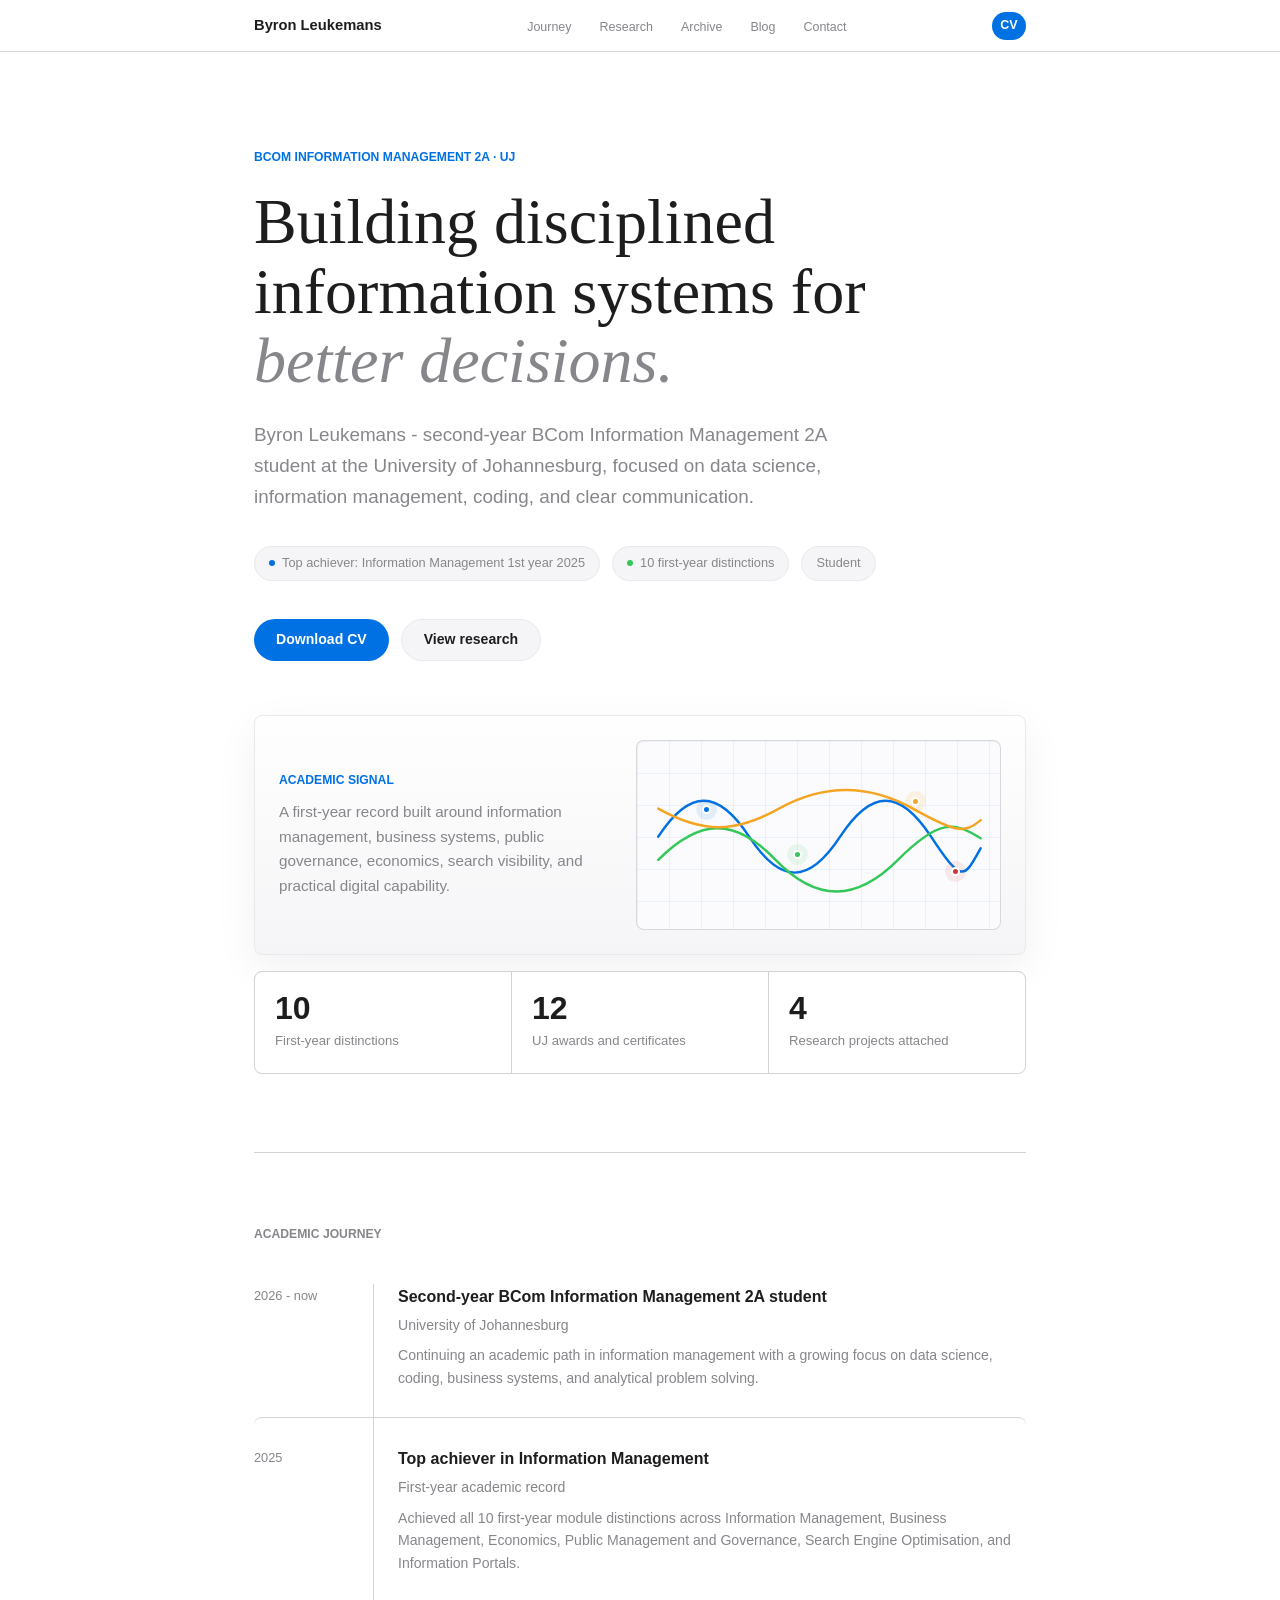
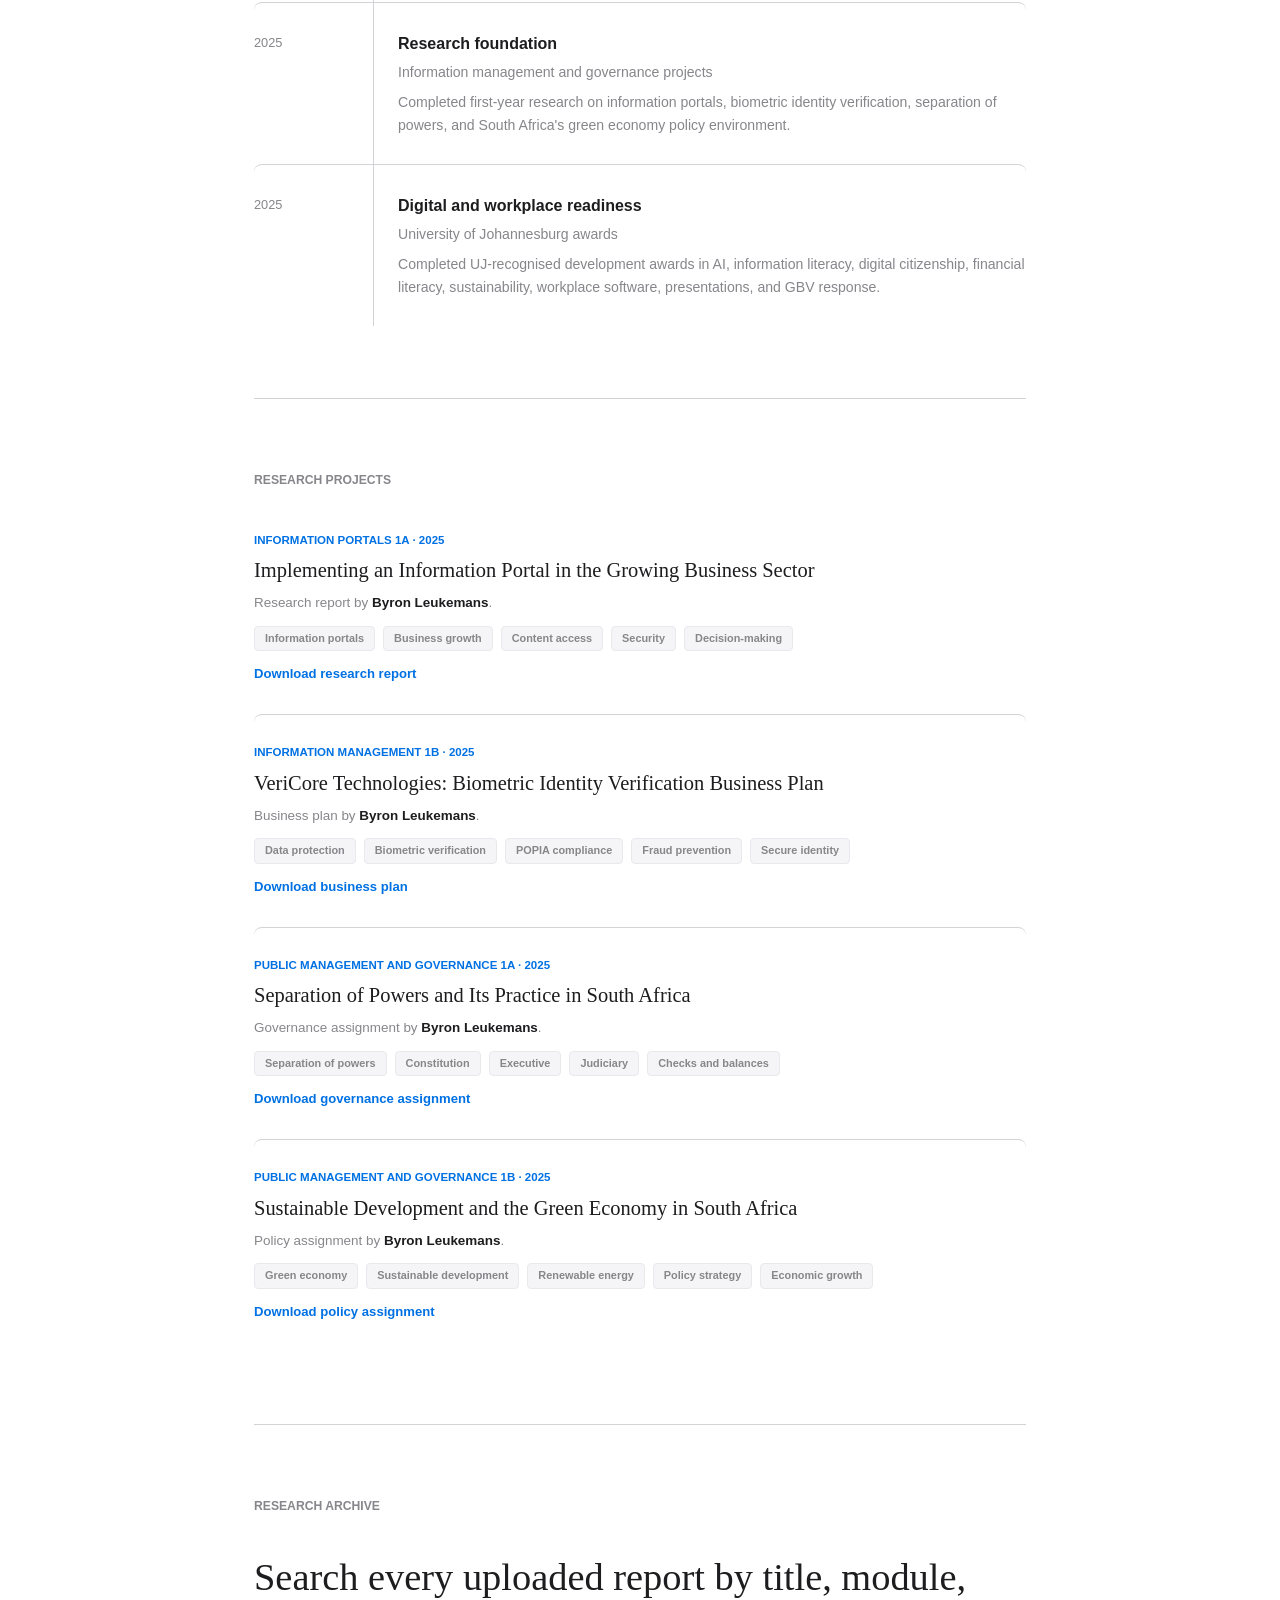
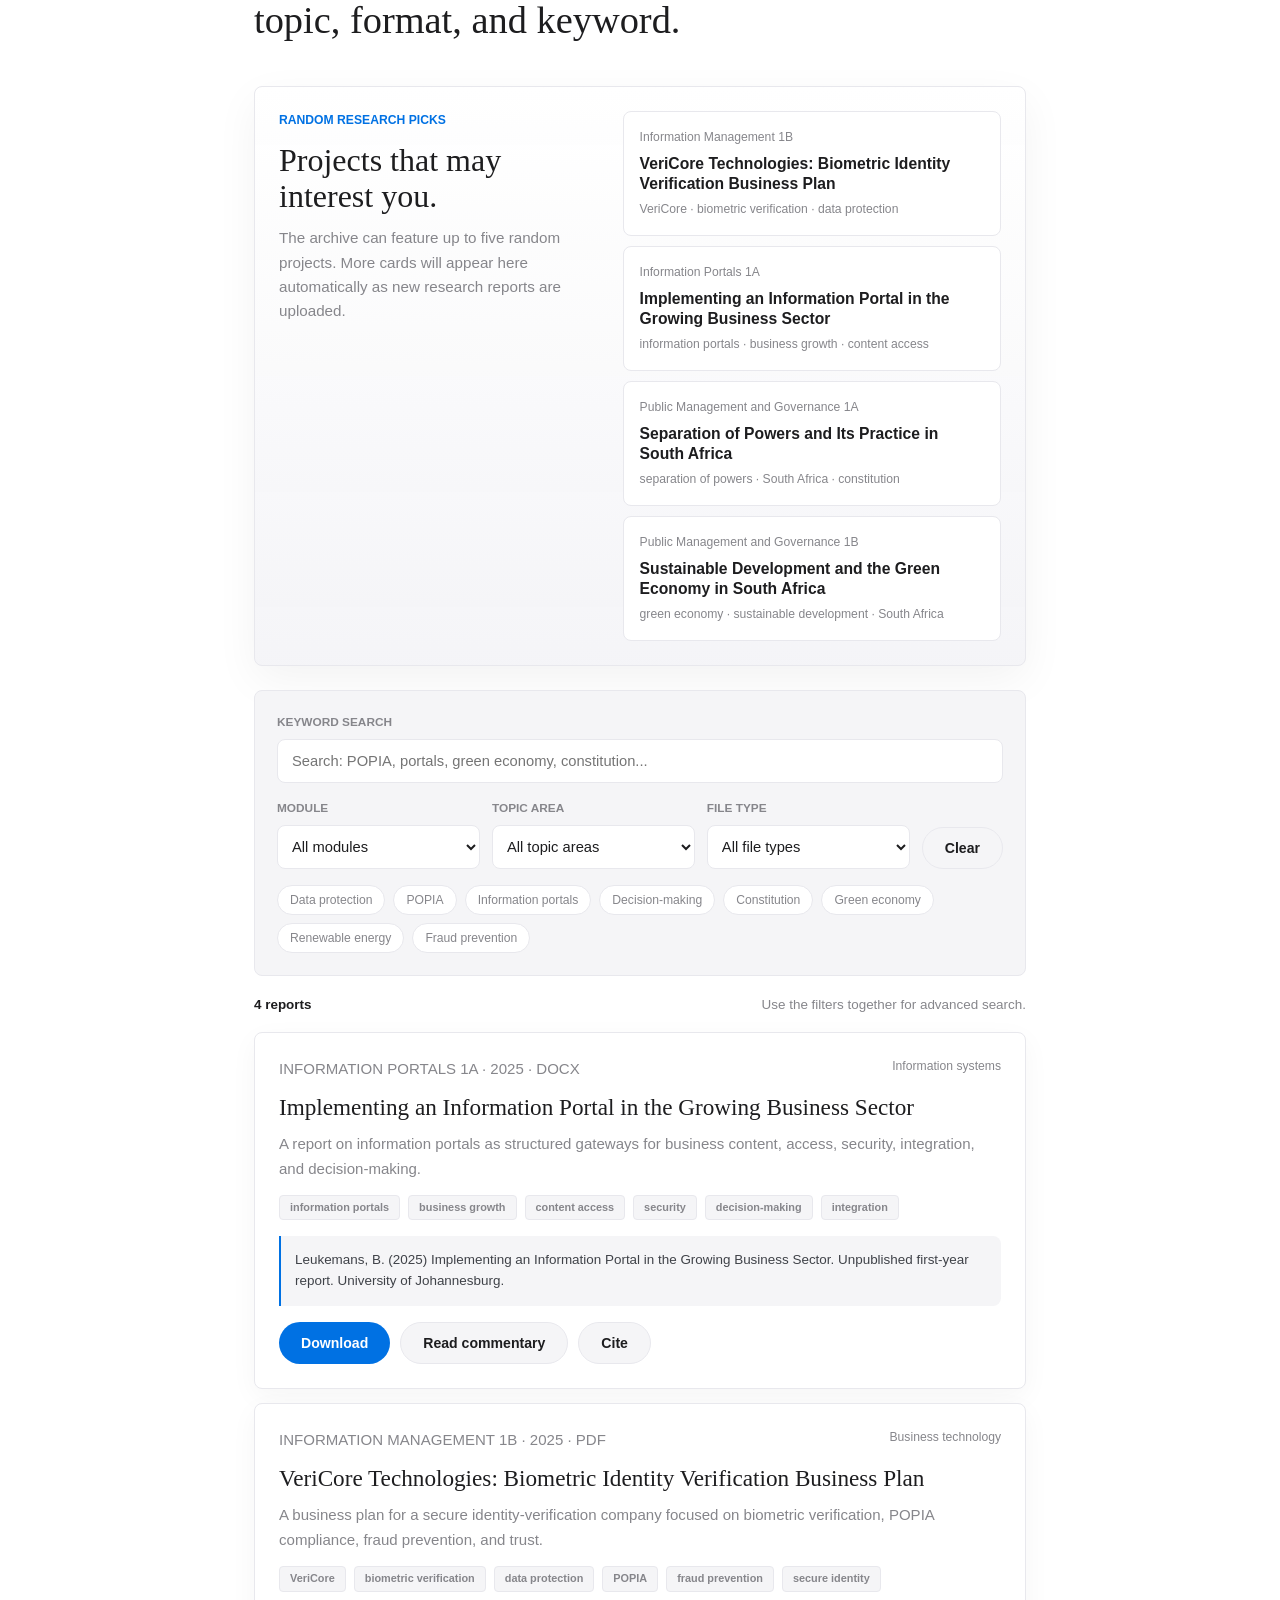
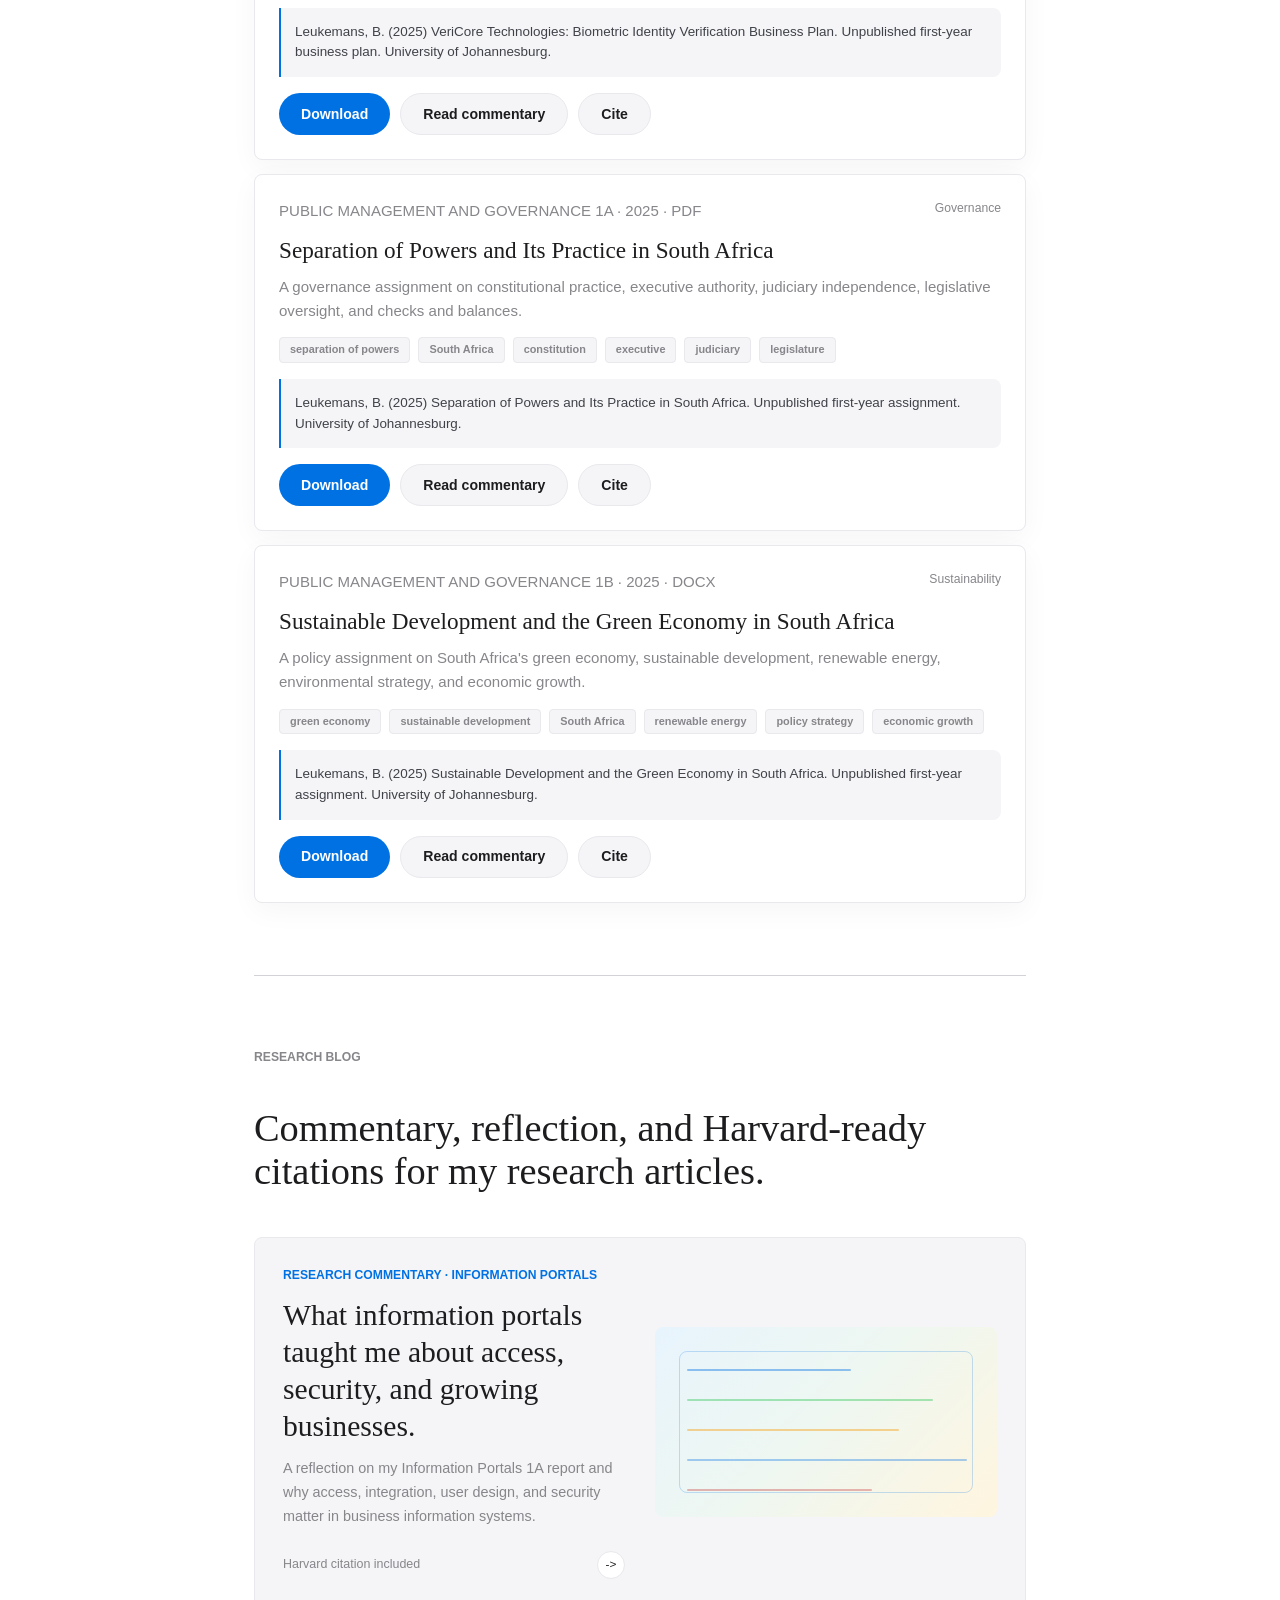
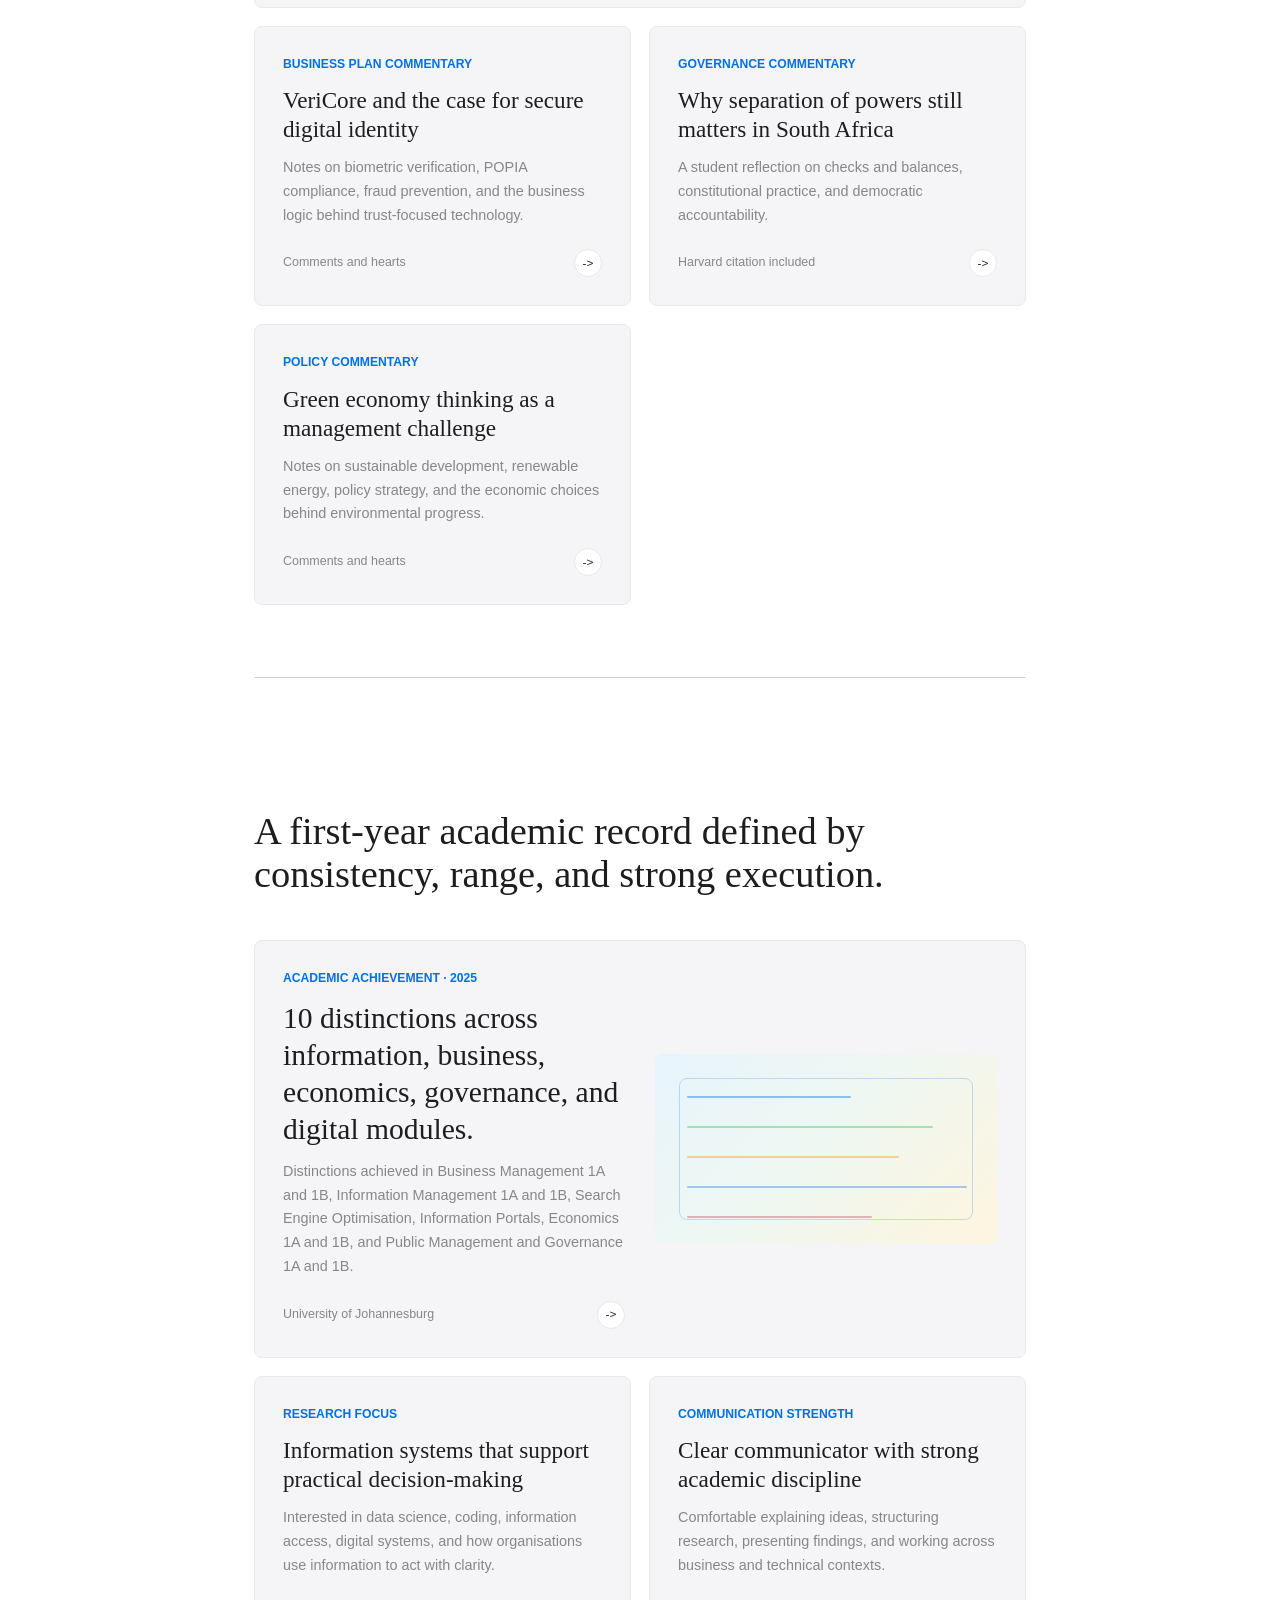
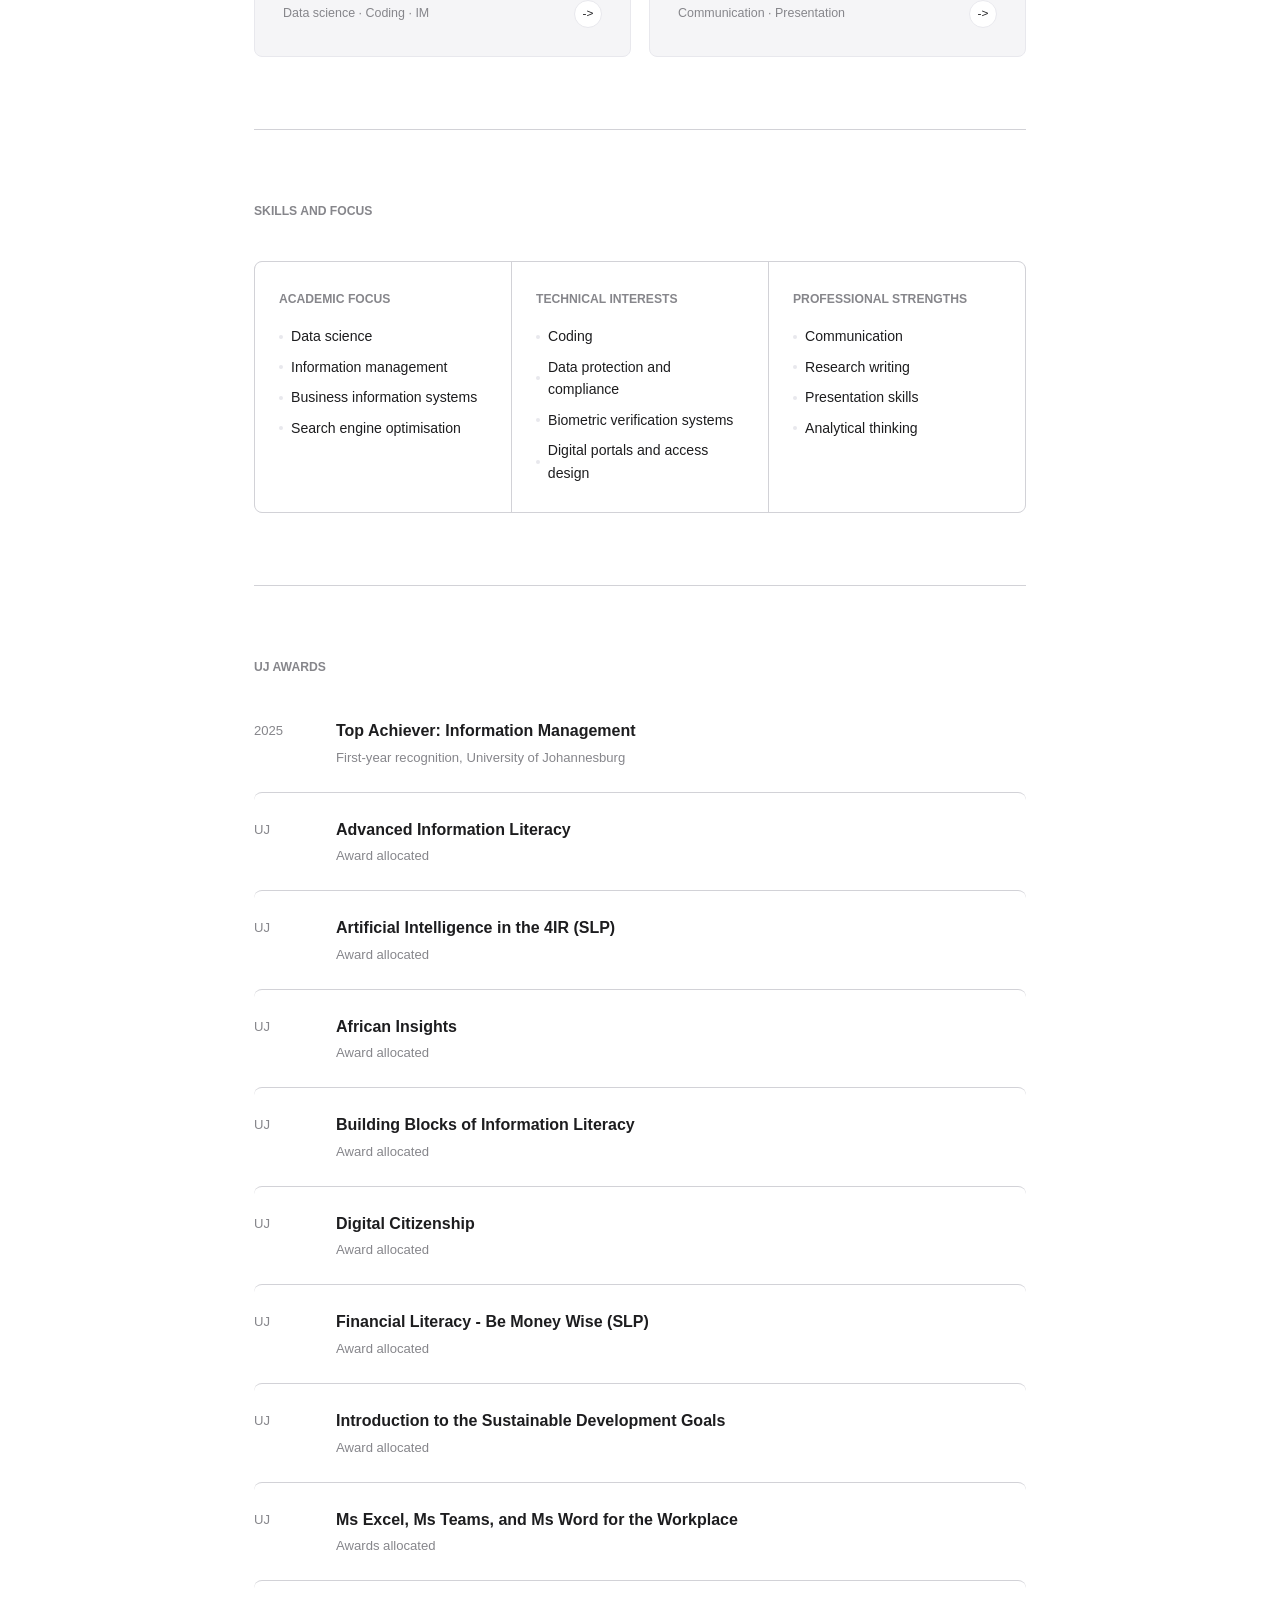
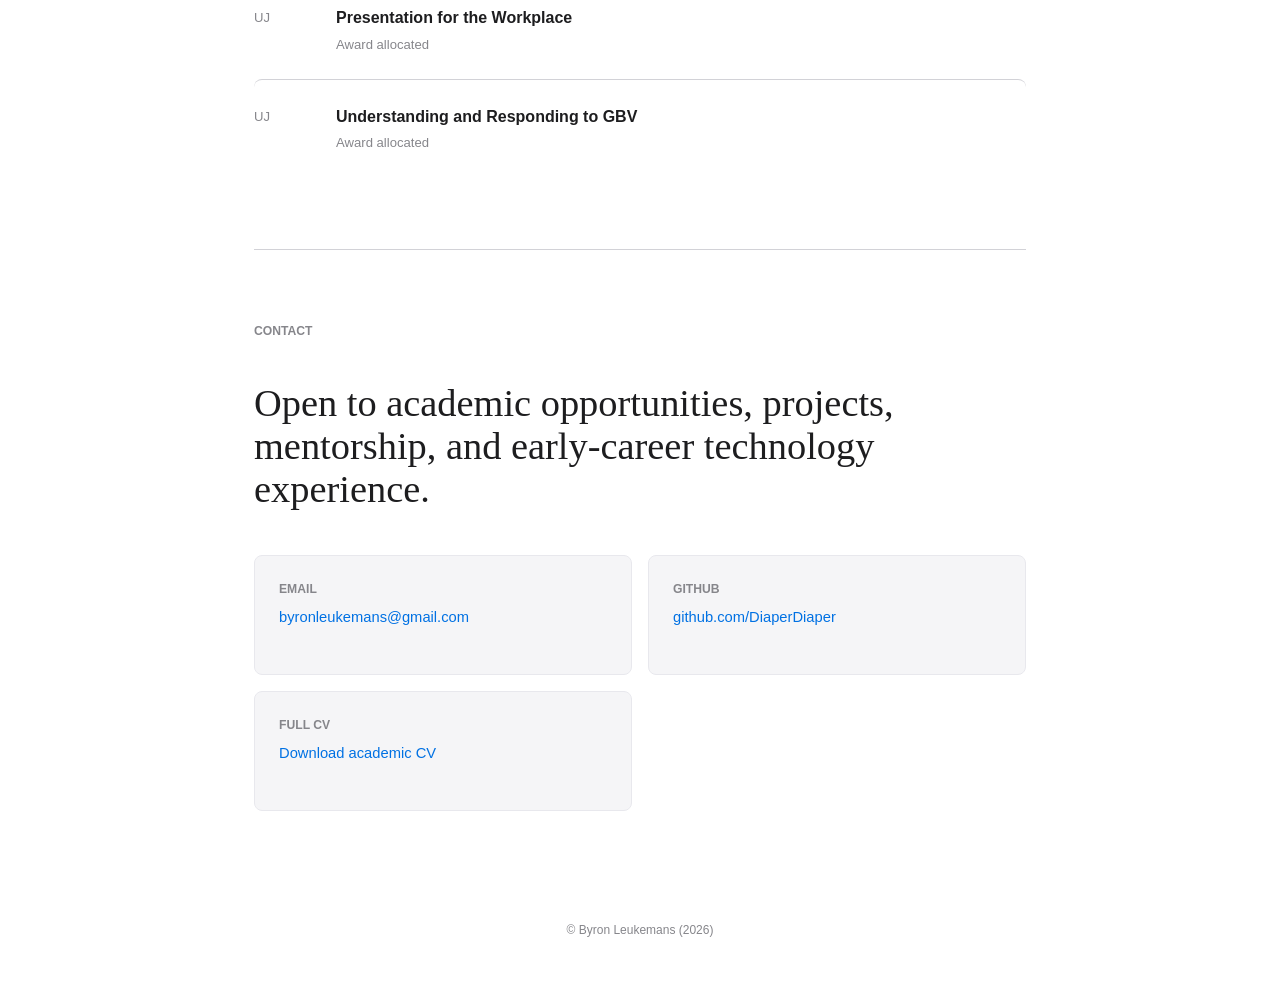
<file: index.html>
<!doctype html>
<html lang="en">
  <head>
    <meta charset="utf-8" />
    <meta name="viewport" content="width=device-width, initial-scale=1" />
    <title>Byron Leukemans | Academic CV</title>
    <meta
      name="description"
      content="Apple-inspired academic CV website for Byron Leukemans, BCom Information Management student."
    />
    <meta name="theme-color" content="#001b38" />
    <link rel="icon" type="image/png" href="assets/byron-leukemans-favicon.png" />
    <link rel="apple-touch-icon" href="assets/byron-leukemans-favicon.png" />
    <link rel="stylesheet" href="styles.css" />
  </head>
  <body>
    <div class="scroll-progress" aria-hidden="true"></div>

    <nav class="site-nav" aria-label="Primary navigation">
      <div class="nav-inner">
        <a class="nav-name" href="#top">Byron Leukemans</a>
        <ul class="nav-links">
          <li><a href="#appointments">Journey</a></li>
          <li><a href="#publications">Research</a></li>
          <li><a href="#archive">Archive</a></li>
          <li><a href="#blog">Blog</a></li>
          <li><a href="#contact">Contact</a></li>
        </ul>
        <a
          class="nav-cv"
          href="assets/BByron-Leukemans-Academic-CV.pdf"
          download
        >
          CV
        </a>
      </div>
    </nav>

    <main class="page" id="top">
      <section class="hero" id="profile">
        <p class="hero-eyebrow fade-up">BCom Information Management 2A · UJ</p>
        <h1 class="fade-up">
          Building disciplined information systems for <em>better decisions.</em>
        </h1>
        <p class="hero-bio fade-up">
          Byron Leukemans - second-year BCom Information Management 2A
          student at the University of Johannesburg, focused on data science,
          information management, coding, and clear communication.
        </p>

        <div class="hero-meta fade-up" aria-label="Academic profile details">
          <span class="pill"><span class="pill-dot"></span>Top achiever: Information Management 1st year 2025</span>
          <span class="pill"><span class="pill-dot green"></span>10 first-year distinctions</span>
          <span class="pill">Student</span>
        </div>

        <div class="cta-row fade-up">
          <a
            class="btn btn-primary"
            href="assets/BByron-Leukemans-Academic-CV.pdf"
            download
          >
            Download CV
          </a>
          <a class="btn btn-ghost" href="#publications">View research</a>
        </div>

        <div class="signal-panel reveal">
          <div class="signal-copy">
            <p class="signal-label">Academic signal</p>
            <p>
              A first-year record built around information management, business
              systems, public governance, economics, search visibility, and
              practical digital capability.
            </p>
          </div>
          <div class="signal-visual" aria-hidden="true">
            <svg viewBox="0 0 420 180" role="img">
              <path
                class="wave wave-one"
                d="M16 92 C54 34 88 34 126 92 S198 150 236 92 308 34 346 92 386 142 406 106"
              />
              <path
                class="wave wave-two"
                d="M16 120 C66 70 108 68 158 120 S256 170 306 120 374 74 406 94"
              />
              <path
                class="wave wave-three"
                d="M16 58 C70 88 108 88 162 58 S270 28 324 58 386 88 406 72"
              />
            </svg>
            <span class="node n1"></span>
            <span class="node n2"></span>
            <span class="node n3"></span>
            <span class="node n4"></span>
          </div>
        </div>

        <div class="stat-strip stagger">
          <div>
            <strong data-count="10">0</strong>
            <span>First-year distinctions</span>
          </div>
          <div>
            <strong data-count="12">0</strong>
            <span>UJ awards and certificates</span>
          </div>
          <div>
            <strong data-count="4">0</strong>
            <span>Research projects attached</span>
          </div>
        </div>
      </section>

      <section id="appointments">
        <p class="section-label reveal">Academic Journey</p>
        <div class="timeline stagger">
          <article class="timeline-item">
            <span class="t-year">2026 - now</span>
            <div>
              <p class="t-title">Second-year BCom Information Management 2A student</p>
              <p class="t-place">University of Johannesburg</p>
              <p class="t-desc">
                Continuing an academic path in information management with a
                growing focus on data science, coding, business systems, and
                analytical problem solving.
              </p>
            </div>
          </article>
          <article class="timeline-item">
            <span class="t-year">2025</span>
            <div>
              <p class="t-title">Top achiever in Information Management</p>
              <p class="t-place">First-year academic record</p>
              <p class="t-desc">
                Achieved all 10 first-year module distinctions across
                Information Management, Business Management, Economics, Public
                Management and Governance, Search Engine Optimisation, and
                Information Portals.
              </p>
            </div>
          </article>
          <article class="timeline-item">
            <span class="t-year">2025</span>
            <div>
              <p class="t-title">Research foundation</p>
              <p class="t-place">Information management and governance projects</p>
              <p class="t-desc">
                Completed first-year research on information portals, biometric
                identity verification, separation of powers, and South Africa's
                green economy policy environment.
              </p>
            </div>
          </article>
          <article class="timeline-item">
            <span class="t-year">2025</span>
            <div>
              <p class="t-title">Digital and workplace readiness</p>
              <p class="t-place">University of Johannesburg awards</p>
              <p class="t-desc">
                Completed UJ-recognised development awards in AI, information
                literacy, digital citizenship, financial literacy, sustainability,
                workplace software, presentations, and GBV response.
              </p>
            </div>
          </article>
        </div>
      </section>

      <section id="publications">
        <p class="section-label reveal">Research Projects</p>
        <div class="pub-list stagger">
          <article class="pub-item">
            <p class="pub-venue">Information Portals 1A · 2025</p>
            <p class="pub-title">
              Implementing an Information Portal in the Growing Business Sector
            </p>
            <p class="pub-authors">
              Research report by <strong>Byron Leukemans</strong>.
            </p>
            <div class="pub-tags">
              <span class="tag">Information portals</span>
              <span class="tag">Business growth</span>
              <span class="tag">Content access</span>
              <span class="tag">Security</span>
              <span class="tag">Decision-making</span>
            </div>
            <a
              class="pub-link"
              href="assets/research/information-portals-1a-report.docx"
              download
            >
              Download research report
            </a>
          </article>

          <article class="pub-item">
            <p class="pub-venue">Information Management 1B · 2025</p>
            <p class="pub-title">
              VeriCore Technologies: Biometric Identity Verification Business Plan
            </p>
            <p class="pub-authors">
              Business plan by <strong>Byron Leukemans</strong>.
            </p>
            <div class="pub-tags">
              <span class="tag">Data protection</span>
              <span class="tag">Biometric verification</span>
              <span class="tag">POPIA compliance</span>
              <span class="tag">Fraud prevention</span>
              <span class="tag">Secure identity</span>
            </div>
            <a
              class="pub-link"
              href="assets/research/information-management-1b-vericore-business-plan.pdf"
              download
            >
              Download business plan
            </a>
          </article>

          <article class="pub-item">
            <p class="pub-venue">Public Management and Governance 1A · 2025</p>
            <p class="pub-title">
              Separation of Powers and Its Practice in South Africa
            </p>
            <p class="pub-authors">
              Governance assignment by <strong>Byron Leukemans</strong>.
            </p>
            <div class="pub-tags">
              <span class="tag">Separation of powers</span>
              <span class="tag">Constitution</span>
              <span class="tag">Executive</span>
              <span class="tag">Judiciary</span>
              <span class="tag">Checks and balances</span>
            </div>
            <a
              class="pub-link"
              href="assets/research/public-management-governance-1a-separation-powers.pdf"
              download
            >
              Download governance assignment
            </a>
          </article>

          <article class="pub-item">
            <p class="pub-venue">Public Management and Governance 1B · 2025</p>
            <p class="pub-title">
              Sustainable Development and the Green Economy in South Africa
            </p>
            <p class="pub-authors">
              Policy assignment by <strong>Byron Leukemans</strong>.
            </p>
            <div class="pub-tags">
              <span class="tag">Green economy</span>
              <span class="tag">Sustainable development</span>
              <span class="tag">Renewable energy</span>
              <span class="tag">Policy strategy</span>
              <span class="tag">Economic growth</span>
            </div>
            <a
              class="pub-link"
              href="assets/research/public-management-governance-1b-green-economy.docx"
              download
            >
              Download policy assignment
            </a>
          </article>
        </div>
      </section>

      <section id="archive">
        <p class="section-label reveal">Research Archive</p>
        <p class="section-title reveal">
          Search every uploaded report by title, module, topic, format, and keyword.
        </p>

        <div class="archive-random reveal">
          <div>
            <p class="card-label">Random research picks</p>
            <h2>Projects that may interest you.</h2>
            <p>
              The archive can feature up to five random projects. More cards will
              appear here automatically as new research reports are uploaded.
            </p>
          </div>
          <div id="random-projects" class="random-project-grid" aria-live="polite"></div>
        </div>

        <div class="archive-tools reveal" role="search" aria-label="Research archive search">
          <label class="archive-search">
            <span>Keyword search</span>
            <input
              id="archive-search"
              type="search"
              placeholder="Search: POPIA, portals, green economy, constitution..."
              autocomplete="off"
            />
          </label>

          <div class="advanced-search">
            <label>
              <span>Module</span>
              <select id="archive-module">
                <option value="">All modules</option>
                <option value="Information Portals 1A">Information Portals 1A</option>
                <option value="Information Management 1B">Information Management 1B</option>
                <option value="Public Management and Governance 1A">Public Management and Governance 1A</option>
                <option value="Public Management and Governance 1B">Public Management and Governance 1B</option>
              </select>
            </label>
            <label>
              <span>Topic area</span>
              <select id="archive-topic">
                <option value="">All topic areas</option>
                <option value="Information systems">Information systems</option>
                <option value="Business technology">Business technology</option>
                <option value="Governance">Governance</option>
                <option value="Sustainability">Sustainability</option>
              </select>
            </label>
            <label>
              <span>File type</span>
              <select id="archive-format">
                <option value="">All file types</option>
                <option value="PDF">PDF</option>
                <option value="DOCX">DOCX</option>
              </select>
            </label>
            <button id="archive-clear" class="btn btn-ghost" type="button">Clear</button>
          </div>

          <div class="keyword-cloud" aria-label="Popular research keywords">
            <button type="button" data-keyword="data protection">Data protection</button>
            <button type="button" data-keyword="POPIA">POPIA</button>
            <button type="button" data-keyword="information portals">Information portals</button>
            <button type="button" data-keyword="decision-making">Decision-making</button>
            <button type="button" data-keyword="constitution">Constitution</button>
            <button type="button" data-keyword="green economy">Green economy</button>
            <button type="button" data-keyword="renewable energy">Renewable energy</button>
            <button type="button" data-keyword="fraud prevention">Fraud prevention</button>
          </div>
        </div>

        <div class="archive-status reveal">
          <span id="archive-count">0 reports</span>
          <span>Use the filters together for advanced search.</span>
        </div>

        <div id="archive-results" class="archive-grid stagger" aria-live="polite"></div>
      </section>

      <section id="blog">
        <p class="section-label reveal">Research Blog</p>
        <p class="section-title reveal">
          Commentary, reflection, and Harvard-ready citations for my research articles.
        </p>
        <div class="writing-grid stagger">
          <a class="writing-card featured" href="blog/information-portals.html" data-tilt>
            <div>
              <p class="card-label">Research commentary · Information Portals</p>
              <p class="card-title">
                What information portals taught me about access, security, and growing businesses.
              </p>
              <p class="card-excerpt">
                A reflection on my Information Portals 1A report and why access,
                integration, user design, and security matter in business information systems.
              </p>
              <div class="card-footer">
                <span>Harvard citation included</span>
                <span class="card-arrow">-></span>
              </div>
            </div>
            <div class="memory-card-visual" aria-hidden="true">
              <span></span>
              <span></span>
              <span></span>
              <span></span>
              <span></span>
            </div>
          </a>

          <a class="writing-card" href="blog/vericore-identity-verification.html" data-tilt>
            <p class="card-label">Business plan commentary</p>
            <p class="card-title">VeriCore and the case for secure digital identity</p>
            <p class="card-excerpt">
              Notes on biometric verification, POPIA compliance, fraud prevention,
              and the business logic behind trust-focused technology.
            </p>
            <div class="card-footer">
              <span>Comments and hearts</span>
              <span class="card-arrow">-></span>
            </div>
          </a>

          <a class="writing-card" href="blog/separation-of-powers.html" data-tilt>
            <p class="card-label">Governance commentary</p>
            <p class="card-title">Why separation of powers still matters in South Africa</p>
            <p class="card-excerpt">
              A student reflection on checks and balances, constitutional practice,
              and democratic accountability.
            </p>
            <div class="card-footer">
              <span>Harvard citation included</span>
              <span class="card-arrow">-></span>
            </div>
          </a>

          <a class="writing-card" href="blog/green-economy.html" data-tilt>
            <p class="card-label">Policy commentary</p>
            <p class="card-title">Green economy thinking as a management challenge</p>
            <p class="card-excerpt">
              Notes on sustainable development, renewable energy, policy strategy,
              and the economic choices behind environmental progress.
            </p>
            <div class="card-footer">
              <span>Comments and hearts</span>
              <span class="card-arrow">-></span>
            </div>
          </a>
        </div>
      </section>

      <section id="writing">
        <p class="section-label reveal">Distinctions</p>
        <p class="section-title reveal">
          A first-year academic record defined by consistency, range, and strong execution.
        </p>
        <div class="writing-grid stagger">
          <a class="writing-card featured" href="#expertise" data-tilt>
            <div>
              <p class="card-label">Academic achievement · 2025</p>
              <p class="card-title">
                10 distinctions across information, business, economics, governance, and digital modules.
              </p>
              <p class="card-excerpt">
                Distinctions achieved in Business Management 1A and 1B,
                Information Management 1A and 1B, Search Engine Optimisation,
                Information Portals, Economics 1A and 1B, and Public Management
                and Governance 1A and 1B.
              </p>
              <div class="card-footer">
                <span>University of Johannesburg</span>
                <span class="card-arrow">-></span>
              </div>
            </div>
            <div class="memory-card-visual" aria-hidden="true">
              <span></span>
              <span></span>
              <span></span>
              <span></span>
              <span></span>
            </div>
          </a>

          <a class="writing-card" href="#publications" data-tilt>
            <p class="card-label">Research focus</p>
            <p class="card-title">Information systems that support practical decision-making</p>
            <p class="card-excerpt">
              Interested in data science, coding, information access, digital
              systems, and how organisations use information to act with clarity.
            </p>
            <div class="card-footer">
              <span>Data science · Coding · IM</span>
              <span class="card-arrow">-></span>
            </div>
          </a>

          <a class="writing-card" href="#contact" data-tilt>
            <p class="card-label">Communication strength</p>
            <p class="card-title">Clear communicator with strong academic discipline</p>
            <p class="card-excerpt">
              Comfortable explaining ideas, structuring research, presenting
              findings, and working across business and technical contexts.
            </p>
            <div class="card-footer">
              <span>Communication · Presentation</span>
              <span class="card-arrow">-></span>
            </div>
          </a>
        </div>
      </section>

      <section id="expertise">
        <p class="section-label reveal">Skills and Focus</p>
        <div class="skills-grid reveal">
          <div class="skill-cell">
            <p class="skill-cell-label">Academic focus</p>
            <div class="skill-items">
              <span class="skill-item">Data science</span>
              <span class="skill-item">Information management</span>
              <span class="skill-item">Business information systems</span>
              <span class="skill-item">Search engine optimisation</span>
            </div>
          </div>
          <div class="skill-cell">
            <p class="skill-cell-label">Technical interests</p>
            <div class="skill-items">
              <span class="skill-item">Coding</span>
              <span class="skill-item">Data protection and compliance</span>
              <span class="skill-item">Biometric verification systems</span>
              <span class="skill-item">Digital portals and access design</span>
            </div>
          </div>
          <div class="skill-cell">
            <p class="skill-cell-label">Professional strengths</p>
            <div class="skill-items">
              <span class="skill-item">Communication</span>
              <span class="skill-item">Research writing</span>
              <span class="skill-item">Presentation skills</span>
              <span class="skill-item">Analytical thinking</span>
            </div>
          </div>
        </div>
      </section>

      <section id="awards">
        <p class="section-label reveal">UJ Awards</p>
        <div class="award-list stagger">
          <article class="award-item">
            <span class="award-year">2025</span>
            <div>
              <p class="award-name">Top Achiever: Information Management</p>
              <p class="award-org">First-year recognition, University of Johannesburg</p>
            </div>
          </article>
          <article class="award-item">
            <span class="award-year">UJ</span>
            <div>
              <p class="award-name">Advanced Information Literacy</p>
              <p class="award-org">Award allocated</p>
            </div>
          </article>
          <article class="award-item">
            <span class="award-year">UJ</span>
            <div>
              <p class="award-name">Artificial Intelligence in the 4IR (SLP)</p>
              <p class="award-org">Award allocated</p>
            </div>
          </article>
          <article class="award-item">
            <span class="award-year">UJ</span>
            <div>
              <p class="award-name">African Insights</p>
              <p class="award-org">Award allocated</p>
            </div>
          </article>
          <article class="award-item">
            <span class="award-year">UJ</span>
            <div>
              <p class="award-name">Building Blocks of Information Literacy</p>
              <p class="award-org">Award allocated</p>
            </div>
          </article>
          <article class="award-item">
            <span class="award-year">UJ</span>
            <div>
              <p class="award-name">Digital Citizenship</p>
              <p class="award-org">Award allocated</p>
            </div>
          </article>
          <article class="award-item">
            <span class="award-year">UJ</span>
            <div>
              <p class="award-name">Financial Literacy - Be Money Wise (SLP)</p>
              <p class="award-org">Award allocated</p>
            </div>
          </article>
          <article class="award-item">
            <span class="award-year">UJ</span>
            <div>
              <p class="award-name">Introduction to the Sustainable Development Goals</p>
              <p class="award-org">Award allocated</p>
            </div>
          </article>
          <article class="award-item">
            <span class="award-year">UJ</span>
            <div>
              <p class="award-name">Ms Excel, Ms Teams, and Ms Word for the Workplace</p>
              <p class="award-org">Awards allocated</p>
            </div>
          </article>
          <article class="award-item">
            <span class="award-year">UJ</span>
            <div>
              <p class="award-name">Presentation for the Workplace</p>
              <p class="award-org">Award allocated</p>
            </div>
          </article>
          <article class="award-item">
            <span class="award-year">UJ</span>
            <div>
              <p class="award-name">Understanding and Responding to GBV</p>
              <p class="award-org">Award allocated</p>
            </div>
          </article>
        </div>
      </section>

      <section id="contact">
        <p class="section-label reveal">Contact</p>
        <p class="section-title reveal">
          Open to academic opportunities, projects, mentorship, and early-career technology experience.
        </p>
        <div class="contact-grid stagger">
          <a class="contact-card" href="mailto:byronleukemans@gmail.com">
            <p class="contact-card-label">Email</p>
            <p class="contact-card-value">byronleukemans@gmail.com</p>
          </a>
          <a class="contact-card" href="https://github.com/DiaperDiaper" target="_blank" rel="noreferrer">
            <p class="contact-card-label">GitHub</p>
            <p class="contact-card-value">github.com/DiaperDiaper</p>
          </a>
          <a
            class="contact-card"
            href="assets/BByron-Leukemans-Academic-CV.pdf"
            download
          >
            <p class="contact-card-label">Full CV</p>
            <p class="contact-card-value">Download academic CV</p>
          </a>
        </div>
      </section>
    </main>

    <footer class="page-footer reveal">
      <p>© Byron Leukemans (2026) </p>
    </footer>

    <script src="script.js"></script>
  </body>
</html>
</file>
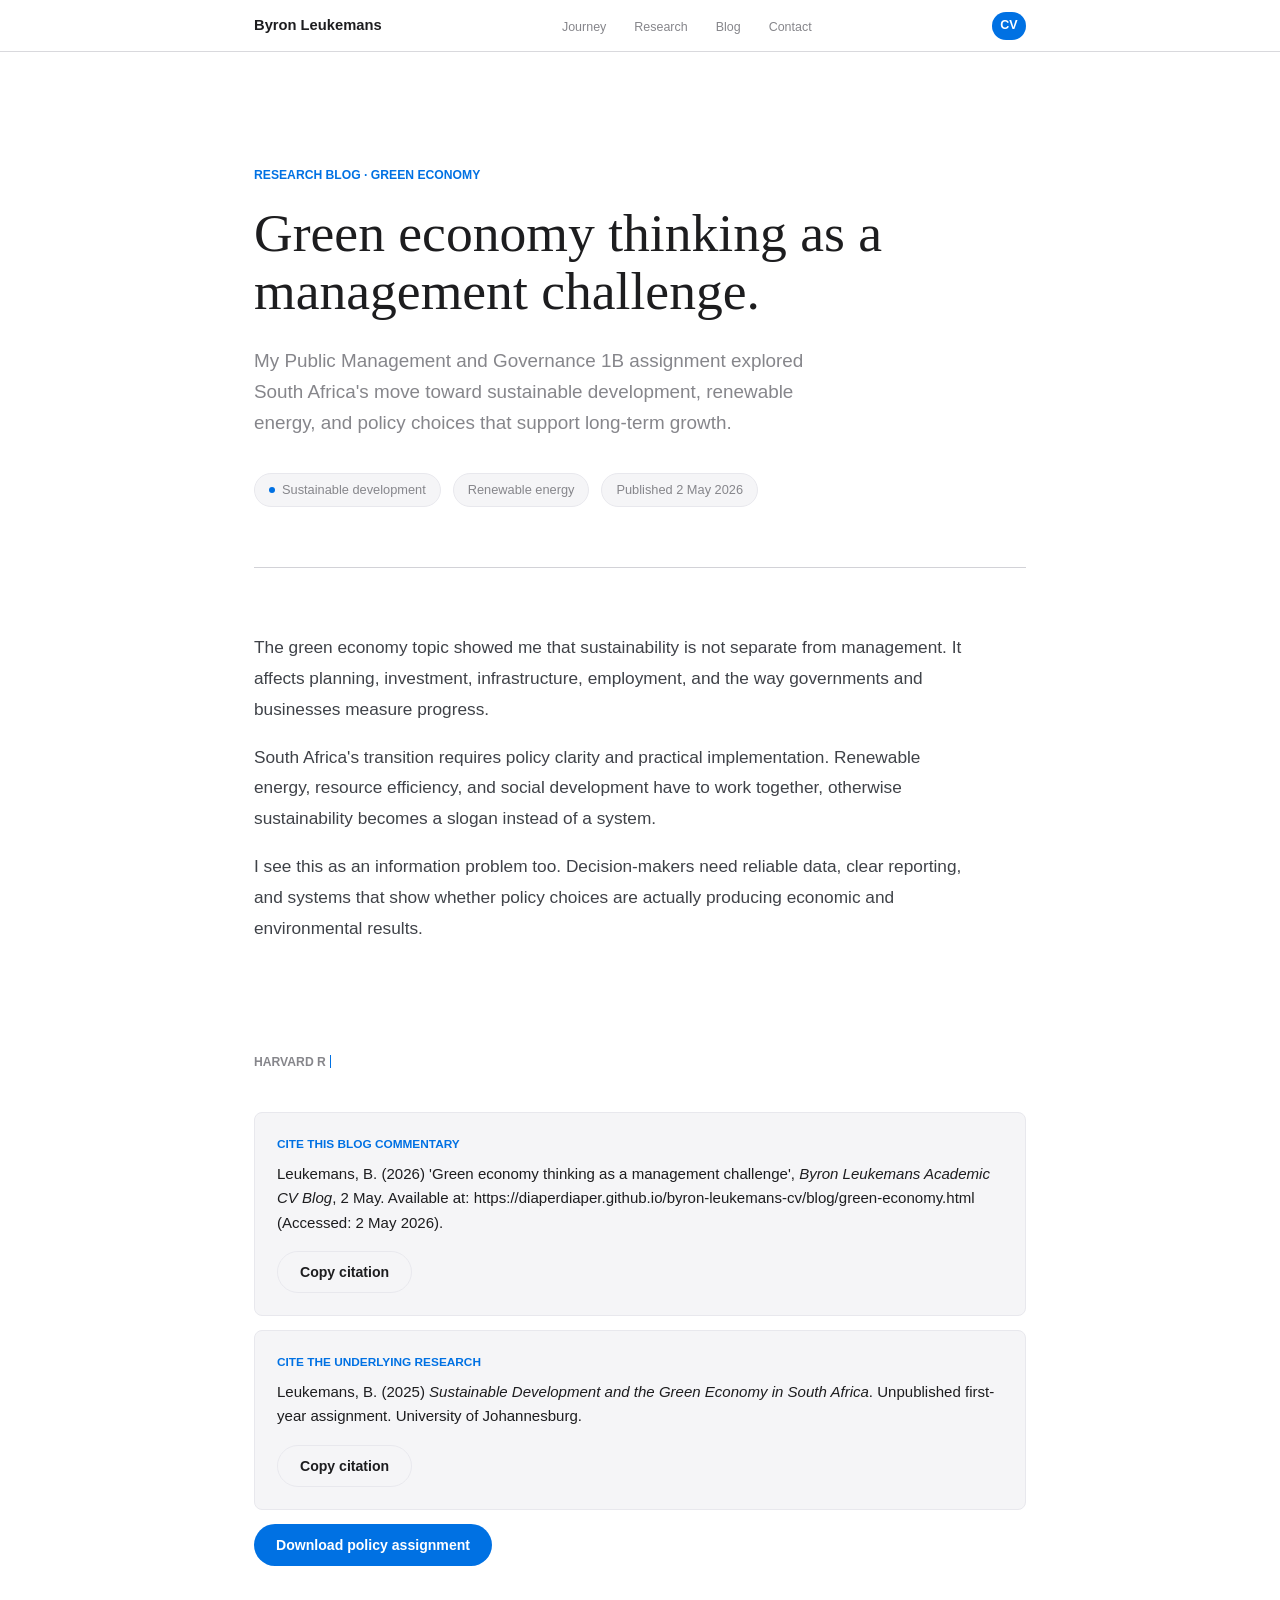
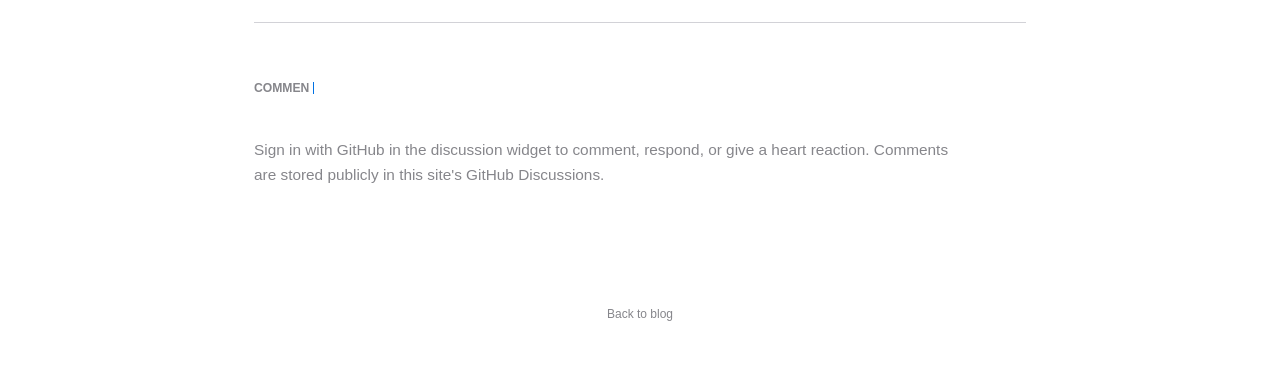
<file: blog/green-economy.html>
<!doctype html>
<html lang="en">
  <head>
    <meta charset="utf-8" />
    <meta name="viewport" content="width=device-width, initial-scale=1" />
    <title>Green Economy | Byron Leukemans Blog</title>
    <meta
      name="description"
      content="Byron Leukemans reflects on sustainable development, green economy policy, renewable energy, and economic growth."
    />
    <meta name="theme-color" content="#001b38" />
    <link rel="icon" type="image/png" href="../assets/byron-leukemans-favicon.png" />
    <link rel="apple-touch-icon" href="../assets/byron-leukemans-favicon.png" />
    <link rel="stylesheet" href="../styles.css" />
  </head>
  <body>
    <div class="scroll-progress" aria-hidden="true"></div>
    <nav class="site-nav" aria-label="Primary navigation">
      <div class="nav-inner">
        <a class="nav-name" href="../index.html#top">Byron Leukemans</a>
        <ul class="nav-links">
          <li><a href="../index.html#appointments">Journey</a></li>
          <li><a href="../index.html#publications">Research</a></li>
          <li><a href="../index.html#blog">Blog</a></li>
          <li><a href="../index.html#contact">Contact</a></li>
        </ul>
        <a class="nav-cv" href="../assets/Byron-Leukemans-Academic-CV.pdf" download>CV</a>
      </div>
    </nav>

    <main class="page article-page">
      <article>
        <header class="article-hero">
          <p class="hero-eyebrow fade-up">Research Blog · Green Economy</p>
          <h1 class="fade-up">Green economy thinking as a management challenge.</h1>
          <p class="hero-bio fade-up">
            My Public Management and Governance 1B assignment explored South
            Africa's move toward sustainable development, renewable energy, and
            policy choices that support long-term growth.
          </p>
          <div class="hero-meta fade-up">
            <span class="pill"><span class="pill-dot"></span>Sustainable development</span>
            <span class="pill">Renewable energy</span>
            <span class="pill">Published 2 May 2026</span>
          </div>
        </header>

        <div class="article-body reveal">
          <p>
            The green economy topic showed me that sustainability is not separate
            from management. It affects planning, investment, infrastructure,
            employment, and the way governments and businesses measure progress.
          </p>
          <p>
            South Africa's transition requires policy clarity and practical
            implementation. Renewable energy, resource efficiency, and social
            development have to work together, otherwise sustainability becomes a
            slogan instead of a system.
          </p>
          <p>
            I see this as an information problem too. Decision-makers need
            reliable data, clear reporting, and systems that show whether policy
            choices are actually producing economic and environmental results.
          </p>
        </div>

        <section class="citation-panel reveal">
          <p class="section-label">Harvard References</p>
          <div class="citation-card">
            <p class="citation-label">Cite this blog commentary</p>
            <p id="cite-blog" class="citation-text">
              Leukemans, B. (2026) 'Green economy thinking as a management challenge', <em>Byron Leukemans Academic CV Blog</em>, 2 May. Available at: https://diaperdiaper.github.io/byron-leukemans-cv/blog/green-economy.html (Accessed: 2 May 2026).
            </p>
            <button class="btn btn-ghost copy-citation" type="button" data-copy-target="cite-blog">Copy citation</button>
          </div>
          <div class="citation-card">
            <p class="citation-label">Cite the underlying research</p>
            <p id="cite-source" class="citation-text">
              Leukemans, B. (2025) <em>Sustainable Development and the Green Economy in South Africa</em>. Unpublished first-year assignment. University of Johannesburg.
            </p>
            <button class="btn btn-ghost copy-citation" type="button" data-copy-target="cite-source">Copy citation</button>
          </div>
          <a class="btn btn-primary" href="../assets/research/public-management-governance-1b-green-economy.docx" download>Download policy assignment</a>
        </section>

        <section class="comments-panel reveal">
          <p class="section-label">Comments and Hearts</p>
          <p class="comment-note">
            Sign in with GitHub in the discussion widget to comment, respond, or
            give a heart reaction. Comments are stored publicly in this site's
            GitHub Discussions.
          </p>
          <script src="https://giscus.app/client.js"
            data-repo="DiaperDiaper/byron-leukemans-cv"
            data-repo-id="R_kgDOSSU0Fg"
            data-category="General"
            data-category-id="DIC_kwDOSSU0Fs4C8LUL"
            data-mapping="pathname"
            data-strict="0"
            data-reactions-enabled="1"
            data-emit-metadata="0"
            data-input-position="top"
            data-theme="light"
            data-lang="en"
            crossorigin="anonymous"
            async>
          </script>
        </section>
      </article>
    </main>

    <footer class="page-footer reveal">
      <p><a href="../index.html#blog">Back to blog</a></p>
    </footer>
    <script src="../script.js"></script>
  </body>
</html>
</file>
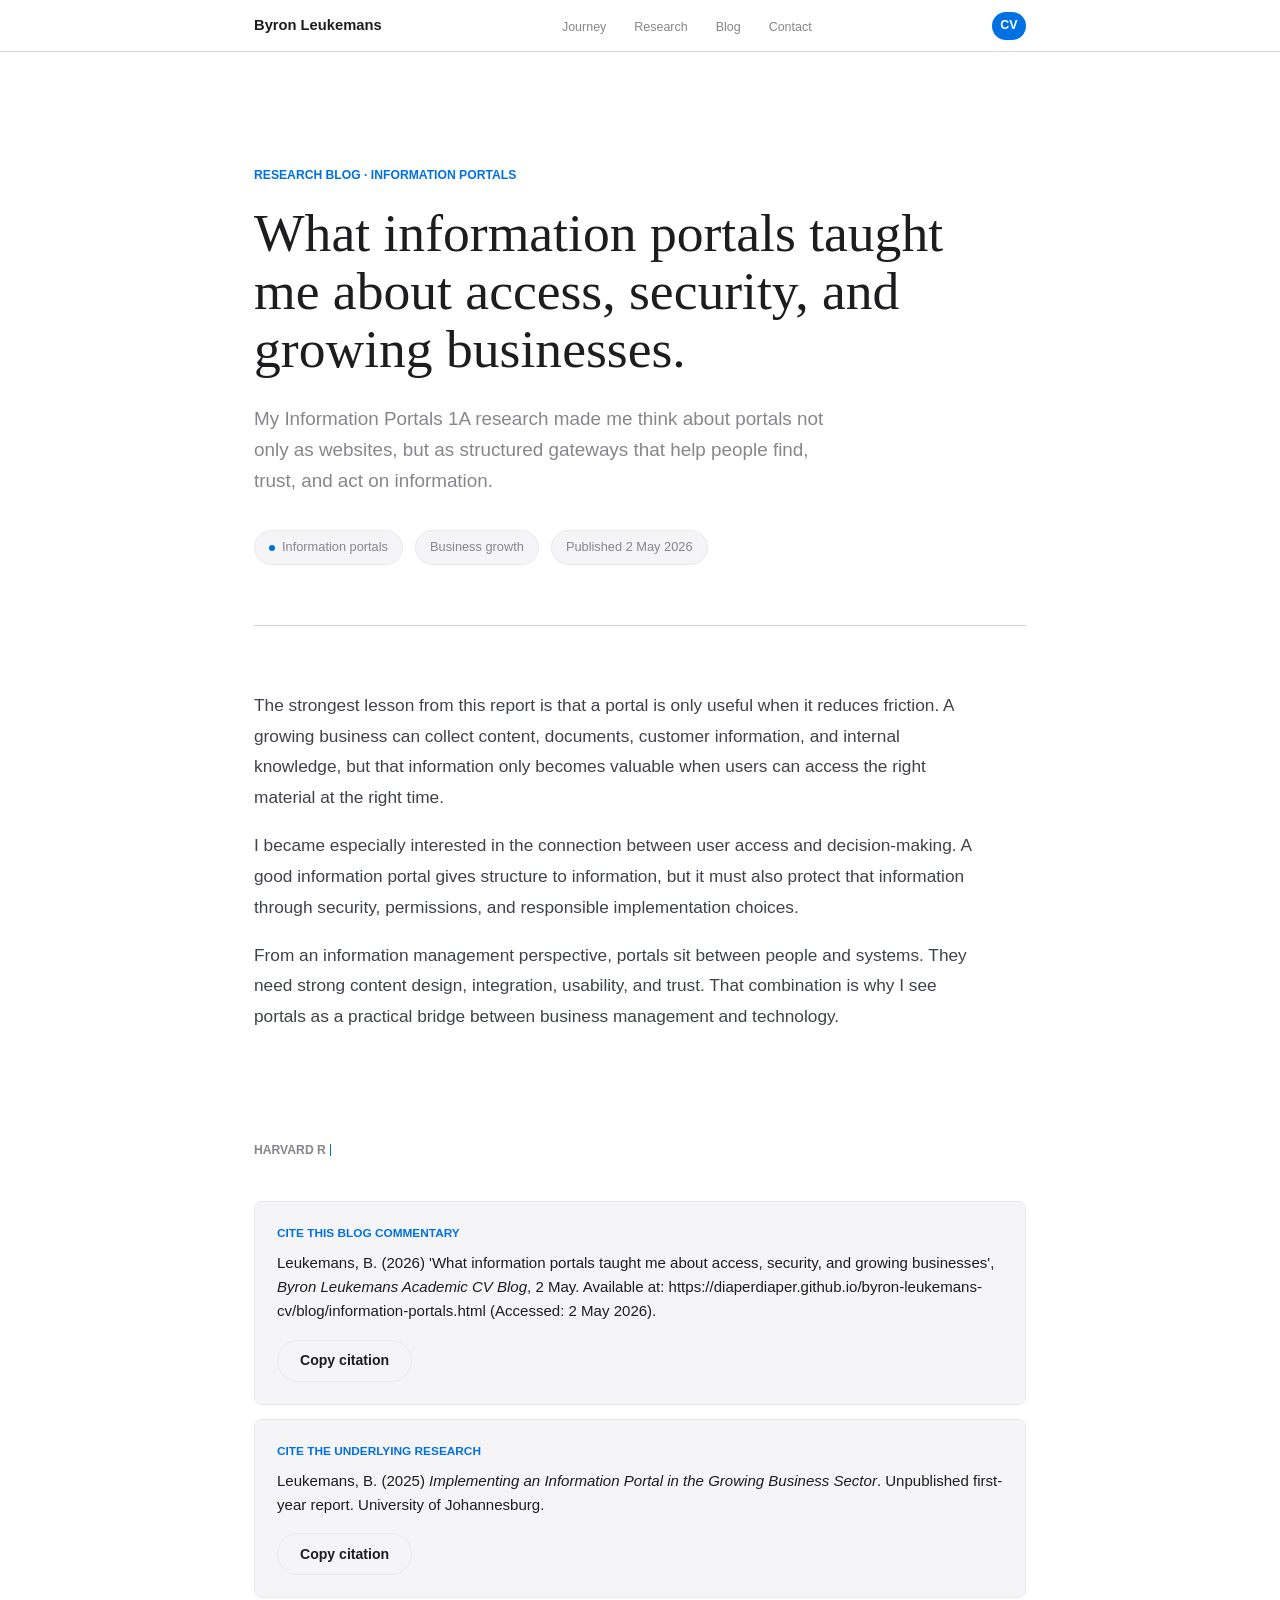
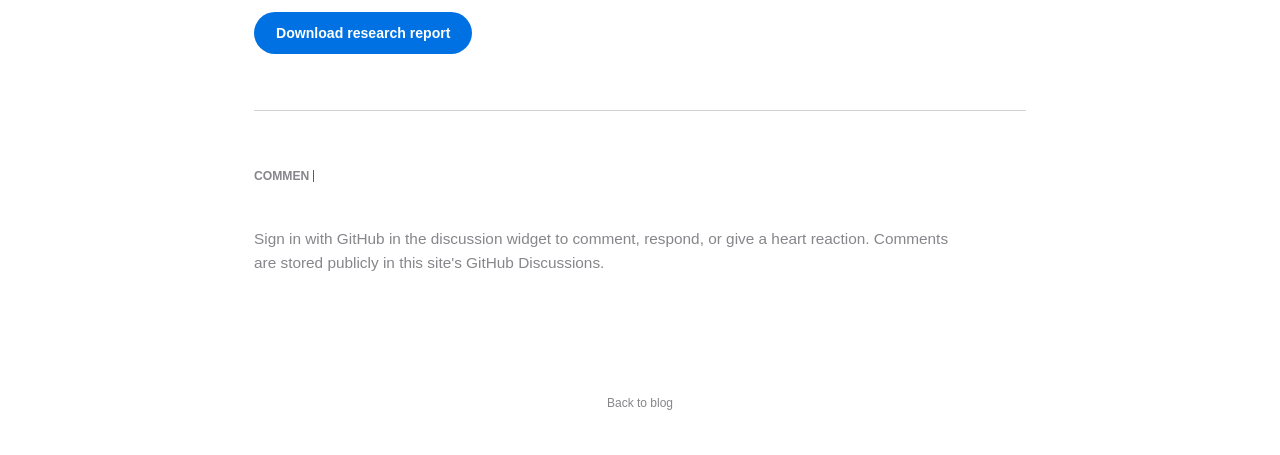
<file: blog/information-portals.html>
<!doctype html>
<html lang="en">
  <head>
    <meta charset="utf-8" />
    <meta name="viewport" content="width=device-width, initial-scale=1" />
    <title>Information Portals | Byron Leukemans Blog</title>
    <meta
      name="description"
      content="Byron Leukemans reflects on information portals, business growth, security, and decision-making."
    />
    <meta name="theme-color" content="#001b38" />
    <link rel="icon" type="image/png" href="../assets/byron-leukemans-favicon.png" />
    <link rel="apple-touch-icon" href="../assets/byron-leukemans-favicon.png" />
    <link rel="stylesheet" href="../styles.css" />
  </head>
  <body>
    <div class="scroll-progress" aria-hidden="true"></div>
    <nav class="site-nav" aria-label="Primary navigation">
      <div class="nav-inner">
        <a class="nav-name" href="../index.html#top">Byron Leukemans</a>
        <ul class="nav-links">
          <li><a href="../index.html#appointments">Journey</a></li>
          <li><a href="../index.html#publications">Research</a></li>
          <li><a href="../index.html#blog">Blog</a></li>
          <li><a href="../index.html#contact">Contact</a></li>
        </ul>
        <a class="nav-cv" href="../assets/Byron-Leukemans-Academic-CV.pdf" download>CV</a>
      </div>
    </nav>

    <main class="page article-page">
      <article>
        <header class="article-hero">
          <p class="hero-eyebrow fade-up">Research Blog · Information Portals</p>
          <h1 class="fade-up">What information portals taught me about access, security, and growing businesses.</h1>
          <p class="hero-bio fade-up">
            My Information Portals 1A research made me think about portals not
            only as websites, but as structured gateways that help people find,
            trust, and act on information.
          </p>
          <div class="hero-meta fade-up">
            <span class="pill"><span class="pill-dot"></span>Information portals</span>
            <span class="pill">Business growth</span>
            <span class="pill">Published 2 May 2026</span>
          </div>
        </header>

        <div class="article-body reveal">
          <p>
            The strongest lesson from this report is that a portal is only useful
            when it reduces friction. A growing business can collect content,
            documents, customer information, and internal knowledge, but that
            information only becomes valuable when users can access the right
            material at the right time.
          </p>
          <p>
            I became especially interested in the connection between user access
            and decision-making. A good information portal gives structure to
            information, but it must also protect that information through
            security, permissions, and responsible implementation choices.
          </p>
          <p>
            From an information management perspective, portals sit between
            people and systems. They need strong content design, integration,
            usability, and trust. That combination is why I see portals as a
            practical bridge between business management and technology.
          </p>
        </div>

        <section class="citation-panel reveal">
          <p class="section-label">Harvard References</p>
          <div class="citation-card">
            <p class="citation-label">Cite this blog commentary</p>
            <p id="cite-blog" class="citation-text">
              Leukemans, B. (2026) 'What information portals taught me about access, security, and growing businesses', <em>Byron Leukemans Academic CV Blog</em>, 2 May. Available at: https://diaperdiaper.github.io/byron-leukemans-cv/blog/information-portals.html (Accessed: 2 May 2026).
            </p>
            <button class="btn btn-ghost copy-citation" type="button" data-copy-target="cite-blog">Copy citation</button>
          </div>
          <div class="citation-card">
            <p class="citation-label">Cite the underlying research</p>
            <p id="cite-source" class="citation-text">
              Leukemans, B. (2025) <em>Implementing an Information Portal in the Growing Business Sector</em>. Unpublished first-year report. University of Johannesburg.
            </p>
            <button class="btn btn-ghost copy-citation" type="button" data-copy-target="cite-source">Copy citation</button>
          </div>
          <a class="btn btn-primary" href="../assets/research/information-portals-1a-report.docx" download>Download research report</a>
        </section>

        <section class="comments-panel reveal">
          <p class="section-label">Comments and Hearts</p>
          <p class="comment-note">
            Sign in with GitHub in the discussion widget to comment, respond, or
            give a heart reaction. Comments are stored publicly in this site's
            GitHub Discussions.
          </p>
          <script src="https://giscus.app/client.js"
            data-repo="DiaperDiaper/byron-leukemans-cv"
            data-repo-id="R_kgDOSSU0Fg"
            data-category="General"
            data-category-id="DIC_kwDOSSU0Fs4C8LUL"
            data-mapping="pathname"
            data-strict="0"
            data-reactions-enabled="1"
            data-emit-metadata="0"
            data-input-position="top"
            data-theme="light"
            data-lang="en"
            crossorigin="anonymous"
            async>
          </script>
        </section>
      </article>
    </main>

    <footer class="page-footer reveal">
      <p><a href="../index.html#blog">Back to blog</a></p>
    </footer>
    <script src="../script.js"></script>
  </body>
</html>
</file>
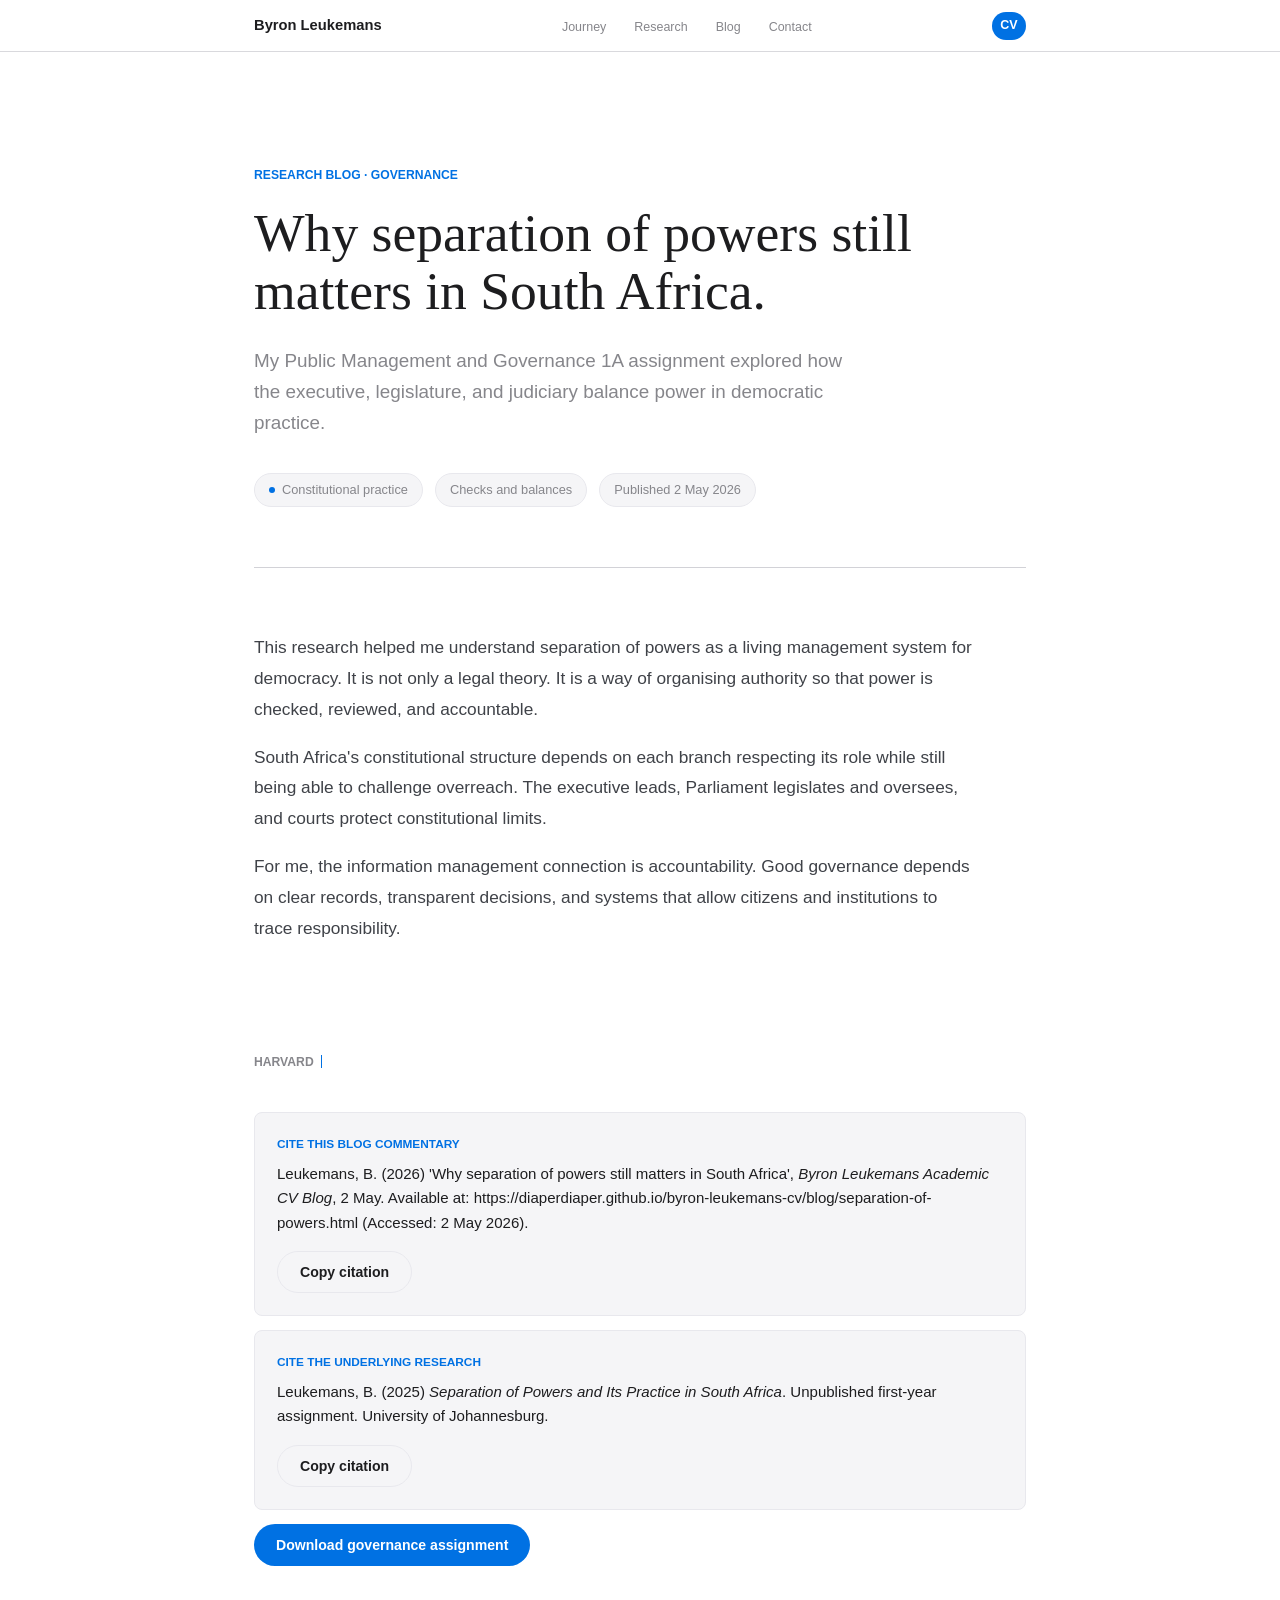
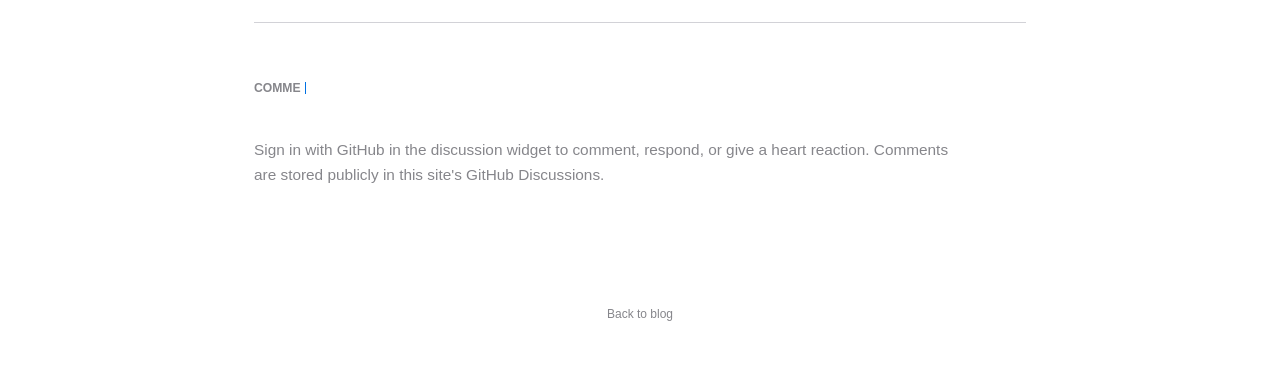
<file: blog/separation-of-powers.html>
<!doctype html>
<html lang="en">
  <head>
    <meta charset="utf-8" />
    <meta name="viewport" content="width=device-width, initial-scale=1" />
    <title>Separation of Powers | Byron Leukemans Blog</title>
    <meta
      name="description"
      content="Byron Leukemans reflects on separation of powers, checks and balances, and constitutional practice in South Africa."
    />
    <meta name="theme-color" content="#001b38" />
    <link rel="icon" type="image/png" href="../assets/byron-leukemans-favicon.png" />
    <link rel="apple-touch-icon" href="../assets/byron-leukemans-favicon.png" />
    <link rel="stylesheet" href="../styles.css" />
  </head>
  <body>
    <div class="scroll-progress" aria-hidden="true"></div>
    <nav class="site-nav" aria-label="Primary navigation">
      <div class="nav-inner">
        <a class="nav-name" href="../index.html#top">Byron Leukemans</a>
        <ul class="nav-links">
          <li><a href="../index.html#appointments">Journey</a></li>
          <li><a href="../index.html#publications">Research</a></li>
          <li><a href="../index.html#blog">Blog</a></li>
          <li><a href="../index.html#contact">Contact</a></li>
        </ul>
        <a class="nav-cv" href="../assets/Byron-Leukemans-Academic-CV.pdf" download>CV</a>
      </div>
    </nav>

    <main class="page article-page">
      <article>
        <header class="article-hero">
          <p class="hero-eyebrow fade-up">Research Blog · Governance</p>
          <h1 class="fade-up">Why separation of powers still matters in South Africa.</h1>
          <p class="hero-bio fade-up">
            My Public Management and Governance 1A assignment explored how the
            executive, legislature, and judiciary balance power in democratic
            practice.
          </p>
          <div class="hero-meta fade-up">
            <span class="pill"><span class="pill-dot"></span>Constitutional practice</span>
            <span class="pill">Checks and balances</span>
            <span class="pill">Published 2 May 2026</span>
          </div>
        </header>

        <div class="article-body reveal">
          <p>
            This research helped me understand separation of powers as a living
            management system for democracy. It is not only a legal theory. It is
            a way of organising authority so that power is checked, reviewed, and
            accountable.
          </p>
          <p>
            South Africa's constitutional structure depends on each branch
            respecting its role while still being able to challenge overreach.
            The executive leads, Parliament legislates and oversees, and courts
            protect constitutional limits.
          </p>
          <p>
            For me, the information management connection is accountability.
            Good governance depends on clear records, transparent decisions, and
            systems that allow citizens and institutions to trace responsibility.
          </p>
        </div>

        <section class="citation-panel reveal">
          <p class="section-label">Harvard References</p>
          <div class="citation-card">
            <p class="citation-label">Cite this blog commentary</p>
            <p id="cite-blog" class="citation-text">
              Leukemans, B. (2026) 'Why separation of powers still matters in South Africa', <em>Byron Leukemans Academic CV Blog</em>, 2 May. Available at: https://diaperdiaper.github.io/byron-leukemans-cv/blog/separation-of-powers.html (Accessed: 2 May 2026).
            </p>
            <button class="btn btn-ghost copy-citation" type="button" data-copy-target="cite-blog">Copy citation</button>
          </div>
          <div class="citation-card">
            <p class="citation-label">Cite the underlying research</p>
            <p id="cite-source" class="citation-text">
              Leukemans, B. (2025) <em>Separation of Powers and Its Practice in South Africa</em>. Unpublished first-year assignment. University of Johannesburg.
            </p>
            <button class="btn btn-ghost copy-citation" type="button" data-copy-target="cite-source">Copy citation</button>
          </div>
          <a class="btn btn-primary" href="../assets/research/public-management-governance-1a-separation-powers.pdf" download>Download governance assignment</a>
        </section>

        <section class="comments-panel reveal">
          <p class="section-label">Comments and Hearts</p>
          <p class="comment-note">
            Sign in with GitHub in the discussion widget to comment, respond, or
            give a heart reaction. Comments are stored publicly in this site's
            GitHub Discussions.
          </p>
          <script src="https://giscus.app/client.js"
            data-repo="DiaperDiaper/byron-leukemans-cv"
            data-repo-id="R_kgDOSSU0Fg"
            data-category="General"
            data-category-id="DIC_kwDOSSU0Fs4C8LUL"
            data-mapping="pathname"
            data-strict="0"
            data-reactions-enabled="1"
            data-emit-metadata="0"
            data-input-position="top"
            data-theme="light"
            data-lang="en"
            crossorigin="anonymous"
            async>
          </script>
        </section>
      </article>
    </main>

    <footer class="page-footer reveal">
      <p><a href="../index.html#blog">Back to blog</a></p>
    </footer>
    <script src="../script.js"></script>
  </body>
</html>
</file>
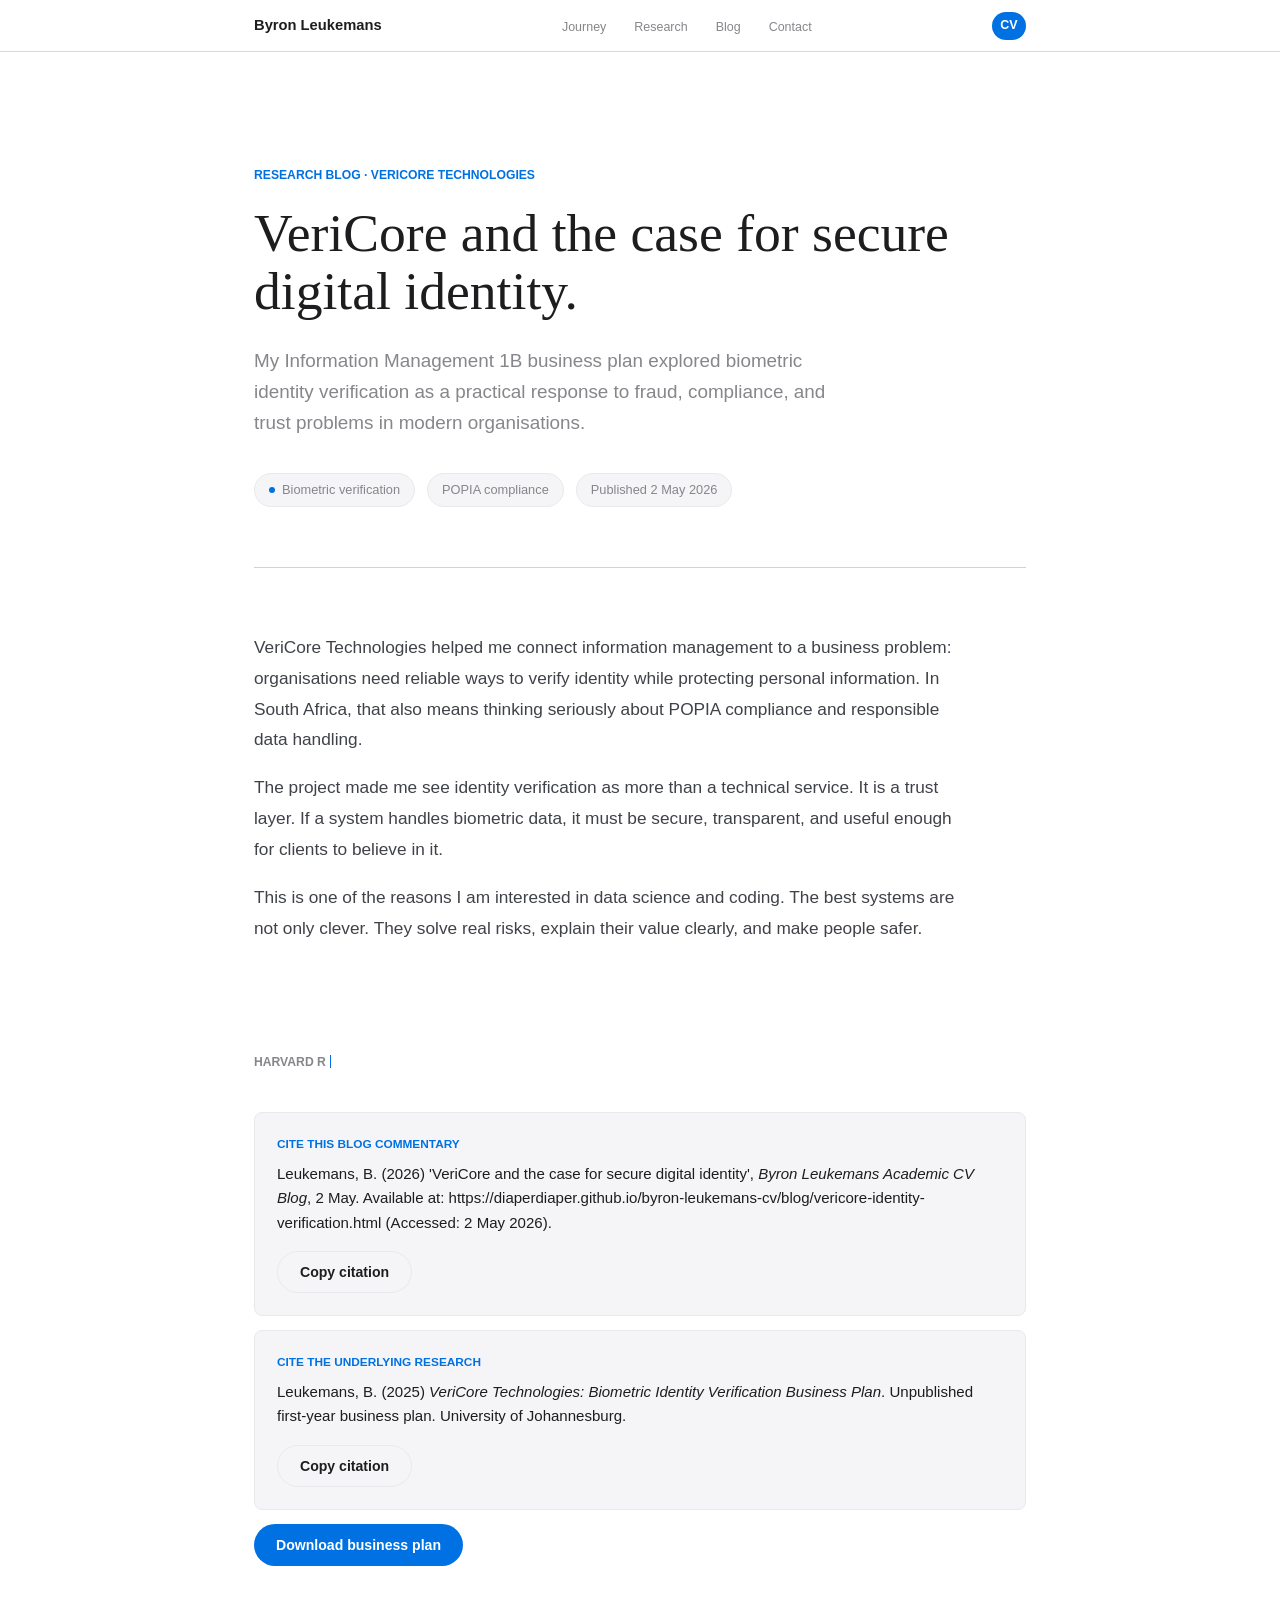
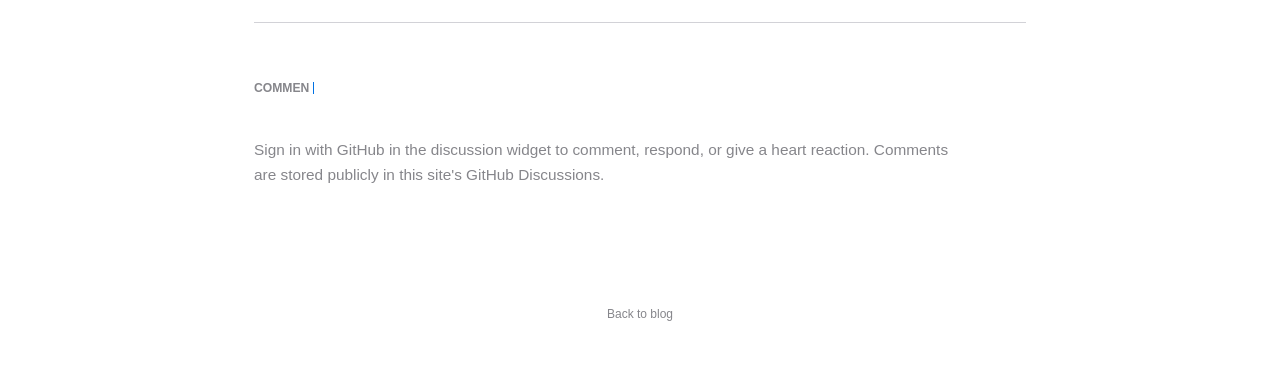
<file: blog/vericore-identity-verification.html>
<!doctype html>
<html lang="en">
  <head>
    <meta charset="utf-8" />
    <meta name="viewport" content="width=device-width, initial-scale=1" />
    <title>VeriCore Identity Verification | Byron Leukemans Blog</title>
    <meta
      name="description"
      content="Byron Leukemans reflects on VeriCore Technologies, biometric verification, POPIA compliance, and fraud prevention."
    />
    <meta name="theme-color" content="#001b38" />
    <link rel="icon" type="image/png" href="../assets/byron-leukemans-favicon.png" />
    <link rel="apple-touch-icon" href="../assets/byron-leukemans-favicon.png" />
    <link rel="stylesheet" href="../styles.css" />
  </head>
  <body>
    <div class="scroll-progress" aria-hidden="true"></div>
    <nav class="site-nav" aria-label="Primary navigation">
      <div class="nav-inner">
        <a class="nav-name" href="../index.html#top">Byron Leukemans</a>
        <ul class="nav-links">
          <li><a href="../index.html#appointments">Journey</a></li>
          <li><a href="../index.html#publications">Research</a></li>
          <li><a href="../index.html#blog">Blog</a></li>
          <li><a href="../index.html#contact">Contact</a></li>
        </ul>
        <a class="nav-cv" href="../assets/Byron-Leukemans-Academic-CV.pdf" download>CV</a>
      </div>
    </nav>

    <main class="page article-page">
      <article>
        <header class="article-hero">
          <p class="hero-eyebrow fade-up">Research Blog · VeriCore Technologies</p>
          <h1 class="fade-up">VeriCore and the case for secure digital identity.</h1>
          <p class="hero-bio fade-up">
            My Information Management 1B business plan explored biometric
            identity verification as a practical response to fraud, compliance,
            and trust problems in modern organisations.
          </p>
          <div class="hero-meta fade-up">
            <span class="pill"><span class="pill-dot"></span>Biometric verification</span>
            <span class="pill">POPIA compliance</span>
            <span class="pill">Published 2 May 2026</span>
          </div>
        </header>

        <div class="article-body reveal">
          <p>
            VeriCore Technologies helped me connect information management to a
            business problem: organisations need reliable ways to verify identity
            while protecting personal information. In South Africa, that also
            means thinking seriously about POPIA compliance and responsible data
            handling.
          </p>
          <p>
            The project made me see identity verification as more than a
            technical service. It is a trust layer. If a system handles biometric
            data, it must be secure, transparent, and useful enough for clients
            to believe in it.
          </p>
          <p>
            This is one of the reasons I am interested in data science and
            coding. The best systems are not only clever. They solve real risks,
            explain their value clearly, and make people safer.
          </p>
        </div>

        <section class="citation-panel reveal">
          <p class="section-label">Harvard References</p>
          <div class="citation-card">
            <p class="citation-label">Cite this blog commentary</p>
            <p id="cite-blog" class="citation-text">
              Leukemans, B. (2026) 'VeriCore and the case for secure digital identity', <em>Byron Leukemans Academic CV Blog</em>, 2 May. Available at: https://diaperdiaper.github.io/byron-leukemans-cv/blog/vericore-identity-verification.html (Accessed: 2 May 2026).
            </p>
            <button class="btn btn-ghost copy-citation" type="button" data-copy-target="cite-blog">Copy citation</button>
          </div>
          <div class="citation-card">
            <p class="citation-label">Cite the underlying research</p>
            <p id="cite-source" class="citation-text">
              Leukemans, B. (2025) <em>VeriCore Technologies: Biometric Identity Verification Business Plan</em>. Unpublished first-year business plan. University of Johannesburg.
            </p>
            <button class="btn btn-ghost copy-citation" type="button" data-copy-target="cite-source">Copy citation</button>
          </div>
          <a class="btn btn-primary" href="../assets/research/information-management-1b-vericore-business-plan.pdf" download>Download business plan</a>
        </section>

        <section class="comments-panel reveal">
          <p class="section-label">Comments and Hearts</p>
          <p class="comment-note">
            Sign in with GitHub in the discussion widget to comment, respond, or
            give a heart reaction. Comments are stored publicly in this site's
            GitHub Discussions.
          </p>
          <script src="https://giscus.app/client.js"
            data-repo="DiaperDiaper/byron-leukemans-cv"
            data-repo-id="R_kgDOSSU0Fg"
            data-category="General"
            data-category-id="DIC_kwDOSSU0Fs4C8LUL"
            data-mapping="pathname"
            data-strict="0"
            data-reactions-enabled="1"
            data-emit-metadata="0"
            data-input-position="top"
            data-theme="light"
            data-lang="en"
            crossorigin="anonymous"
            async>
          </script>
        </section>
      </article>
    </main>

    <footer class="page-footer reveal">
      <p><a href="../index.html#blog">Back to blog</a></p>
    </footer>
    <script src="../script.js"></script>
  </body>
</html>
</file>
<file: styles.css>
:root {
  --white: #ffffff;
  --near-white: #f5f5f7;
  --soft-white: #fbfbfd;
  --light-gray: #e8e8ed;
  --divider: #d2d2d7;
  --mid-gray: #86868b;
  --dark-gray: #1d1d1f;
  --accent: #0071e3;
  --accent-hover: #0077ed;
  --green: #34c759;
  --amber: #f5a524;
  --rose: #c83b3b;
  --max: 820px;
  --nav-h: 52px;
  --radius: 8px;
  --spring: cubic-bezier(0.22, 1, 0.36, 1);
  --ease-out: cubic-bezier(0.16, 1, 0.3, 1);
  font-family: -apple-system, BlinkMacSystemFont, "SF Pro Text", "Segoe UI", sans-serif;
  color-scheme: light;
}

*,
*::before,
*::after {
  box-sizing: border-box;
}

html {
  scroll-behavior: smooth;
}

body {
  min-width: 320px;
  margin: 0;
  background: var(--white);
  color: var(--dark-gray);
  font-size: 17px;
  line-height: 1.6;
  overflow-x: hidden;
  -webkit-font-smoothing: antialiased;
  text-rendering: optimizeLegibility;
}

a {
  color: inherit;
  text-decoration: none;
}

p,
h1 {
  margin-top: 0;
}

.scroll-progress {
  position: fixed;
  top: 0;
  left: 0;
  z-index: 200;
  width: 0;
  height: 2px;
  background: var(--accent);
  transform-origin: left center;
}

.site-nav {
  position: sticky;
  top: 0;
  z-index: 100;
  height: var(--nav-h);
  border-bottom: 1px solid rgba(210, 210, 215, 0.84);
  background: rgba(255, 255, 255, 0.82);
  backdrop-filter: saturate(180%) blur(20px);
  animation: fadeIn 500ms ease both;
}

.nav-inner {
  display: flex;
  align-items: center;
  justify-content: space-between;
  width: 100%;
  max-width: var(--max);
  height: 100%;
  margin: 0 auto;
  padding: 0 24px;
}

.nav-name {
  font-size: 0.92rem;
  font-weight: 600;
  letter-spacing: 0;
  transition: opacity 180ms ease;
}

.nav-name:hover {
  opacity: 0.62;
}

.nav-links {
  display: flex;
  gap: 28px;
  margin: 0;
  padding: 0;
  list-style: none;
}

.nav-links a {
  position: relative;
  padding-bottom: 2px;
  color: var(--mid-gray);
  font-size: 0.78rem;
  letter-spacing: 0;
  transition: color 180ms ease;
}

.nav-links a::after {
  position: absolute;
  bottom: -3px;
  left: 0;
  width: 100%;
  height: 1px;
  content: "";
  background: var(--accent);
  transform: scaleX(0);
  transform-origin: left center;
  transition: transform 250ms var(--spring);
}

.nav-links a:hover,
.nav-links a.is-active {
  color: var(--dark-gray);
}

.nav-links a:hover::after,
.nav-links a.is-active::after {
  transform: scaleX(1);
}

.nav-cv {
  display: inline-flex;
  align-items: center;
  justify-content: center;
  min-width: 34px;
  height: 28px;
  border-radius: 999px;
  background: var(--accent);
  color: var(--white);
  font-size: 0.78rem;
  font-weight: 600;
  letter-spacing: 0;
  transition: background 180ms ease, transform 180ms var(--spring), box-shadow 180ms ease;
}

.nav-cv:hover {
  background: var(--accent-hover);
  box-shadow: 0 5px 18px rgba(0, 113, 227, 0.28);
  transform: translateY(-1px);
}

.page,
.page-footer {
  width: 100%;
  max-width: var(--max);
  margin: 0 auto;
  padding: 0 24px;
}

.hero {
  position: relative;
  padding: 96px 0 78px;
  border-bottom: 1px solid var(--divider);
}

.hero-eyebrow,
.section-label,
.signal-label,
.card-label,
.skill-cell-label,
.contact-card-label {
  color: var(--accent);
  font-size: 0.76rem;
  font-weight: 600;
  letter-spacing: 0;
  text-transform: uppercase;
}

.hero-eyebrow {
  margin-bottom: 20px;
}

.hero h1 {
  max-width: 760px;
  margin-bottom: 24px;
  color: var(--dark-gray);
  font-family: Georgia, "Times New Roman", serif;
  font-size: 4rem;
  font-weight: 400;
  letter-spacing: 0;
  line-height: 1.08;
  cursor: default;
}

.hero h1 em {
  color: var(--mid-gray);
  font-style: italic;
}

.hero h1:hover {
  background: linear-gradient(90deg, var(--dark-gray), var(--accent), var(--dark-gray));
  background-size: 200% auto;
  background-clip: text;
  -webkit-background-clip: text;
  -webkit-text-fill-color: transparent;
  animation: shimmer 1700ms linear infinite;
}

.hero h1:hover em {
  -webkit-text-fill-color: transparent;
}

.hero-bio {
  max-width: 600px;
  margin-bottom: 34px;
  color: var(--mid-gray);
  font-size: 1.18rem;
  font-weight: 300;
  line-height: 1.65;
}

.hero-meta,
.cta-row {
  display: flex;
  flex-wrap: wrap;
  gap: 12px;
}

.pill {
  display: inline-flex;
  align-items: center;
  gap: 7px;
  min-height: 33px;
  padding: 6px 14px;
  border: 1px solid var(--light-gray);
  border-radius: 999px;
  background: var(--near-white);
  color: var(--mid-gray);
  font-size: 0.8rem;
  font-weight: 400;
  letter-spacing: 0;
  transition: border-color 180ms ease, color 180ms ease, transform 220ms var(--spring), box-shadow 220ms ease;
}

.pill:hover {
  border-color: var(--accent);
  color: var(--dark-gray);
  box-shadow: 0 2px 14px rgba(0, 113, 227, 0.12);
  transform: scale(1.04);
}

.pill-dot {
  width: 6px;
  height: 6px;
  border-radius: 50%;
  background: var(--accent);
  animation: pulseDot 2400ms ease-in-out infinite;
}

.pill-dot.green {
  background: var(--green);
  animation-delay: 650ms;
}

.cta-row {
  margin-top: 38px;
}

.btn {
  position: relative;
  display: inline-flex;
  align-items: center;
  justify-content: center;
  min-height: 42px;
  padding: 0 22px;
  border: 0;
  border-radius: 999px;
  font: inherit;
  font-size: 0.88rem;
  font-weight: 600;
  letter-spacing: 0;
  overflow: hidden;
  cursor: pointer;
  transition: background 160ms ease, transform 160ms var(--spring), box-shadow 160ms ease;
}

.btn:active {
  transform: scale(0.96);
}

.btn-primary {
  background: var(--accent);
  color: var(--white);
}

.btn-primary:hover {
  background: var(--accent-hover);
  box-shadow: 0 5px 22px rgba(0, 113, 227, 0.3);
  transform: translateY(-2px);
}

.btn-ghost {
  border: 1px solid var(--light-gray);
  background: var(--near-white);
  color: var(--dark-gray);
}

.btn-ghost:hover {
  background: var(--light-gray);
  transform: translateY(-2px);
}

.signal-panel {
  display: grid;
  grid-template-columns: minmax(0, 0.9fr) minmax(280px, 1fr);
  gap: 28px;
  align-items: center;
  margin-top: 54px;
  padding: 24px;
  border: 1px solid var(--light-gray);
  border-radius: var(--radius);
  background:
    linear-gradient(180deg, rgba(255, 255, 255, 0.94), rgba(245, 245, 247, 0.92)),
    var(--near-white);
  box-shadow: 0 14px 44px rgba(0, 0, 0, 0.06);
  overflow: hidden;
}

.signal-copy p:not(.signal-label) {
  margin: 0;
  color: var(--mid-gray);
  font-size: 0.95rem;
  font-weight: 300;
  line-height: 1.62;
}

.signal-label {
  margin-bottom: 10px;
}

.signal-visual {
  position: relative;
  min-height: 190px;
  border: 1px solid rgba(210, 210, 215, 0.86);
  border-radius: var(--radius);
  background:
    linear-gradient(90deg, rgba(0, 113, 227, 0.07) 1px, transparent 1px),
    linear-gradient(180deg, rgba(0, 113, 227, 0.06) 1px, transparent 1px),
    var(--soft-white);
  background-size: 32px 32px;
  overflow: hidden;
}

.signal-visual::after {
  position: absolute;
  inset: 0;
  content: "";
  background: linear-gradient(110deg, transparent 20%, rgba(255, 255, 255, 0.72), transparent 64%);
  transform: translateX(-120%);
  animation: panelSweep 5200ms var(--ease-out) infinite;
}

.signal-visual svg {
  position: absolute;
  inset: 8px;
  width: calc(100% - 16px);
  height: calc(100% - 16px);
}

.wave {
  fill: none;
  stroke-linecap: round;
  stroke-width: 3;
  stroke-dasharray: 560;
  stroke-dashoffset: 560;
  animation: drawWave 2600ms var(--ease-out) forwards, breatheWave 4600ms ease-in-out 2600ms infinite;
}

.wave-one {
  stroke: var(--accent);
}

.wave-two {
  stroke: var(--green);
  animation-delay: 220ms, 2820ms;
}

.wave-three {
  stroke: var(--amber);
  animation-delay: 420ms, 3020ms;
}

.node {
  position: absolute;
  width: 9px;
  height: 9px;
  border: 2px solid var(--white);
  border-radius: 50%;
  background: var(--accent);
  box-shadow: 0 0 0 6px rgba(0, 113, 227, 0.1);
  animation: nodePing 2600ms ease-in-out infinite;
}

.n1 {
  top: 34%;
  left: 18%;
}

.n2 {
  top: 58%;
  left: 43%;
  background: var(--green);
  box-shadow: 0 0 0 6px rgba(52, 199, 89, 0.1);
  animation-delay: 420ms;
}

.n3 {
  top: 30%;
  right: 22%;
  background: var(--amber);
  box-shadow: 0 0 0 6px rgba(245, 165, 36, 0.12);
  animation-delay: 850ms;
}

.n4 {
  right: 11%;
  bottom: 28%;
  background: var(--rose);
  box-shadow: 0 0 0 6px rgba(200, 59, 59, 0.1);
  animation-delay: 1180ms;
}

.stat-strip {
  display: grid;
  grid-template-columns: repeat(3, 1fr);
  gap: 1px;
  margin-top: 16px;
  border: 1px solid var(--divider);
  border-radius: var(--radius);
  background: var(--divider);
  overflow: hidden;
}

.stat-strip div {
  padding: 20px;
  background: var(--white);
}

.stat-strip strong {
  display: block;
  margin-bottom: 2px;
  font-size: 2rem;
  line-height: 1;
}

.stat-strip span {
  color: var(--mid-gray);
  font-size: 0.82rem;
}

section {
  padding: 72px 0;
  border-bottom: 1px solid var(--divider);
}

section:last-of-type {
  border-bottom: 0;
}

.section-label {
  margin-bottom: 40px;
  color: var(--mid-gray);
}

.section-label.typing-label {
  min-height: 1.2em;
  white-space: nowrap;
}

.section-label.typing-label::after {
  display: inline-block;
  width: 1px;
  height: 1em;
  margin-left: 4px;
  background: var(--accent);
  content: "";
  transform: translateY(2px);
  opacity: 0;
}

.section-label.typing-label.is-typing::after {
  opacity: 1;
  animation: caretBlink 760ms steps(1) infinite;
}

.section-label.typing-label.typed::after {
  opacity: 0;
  transition: opacity 260ms ease;
}

.section-title {
  max-width: 720px;
  margin-bottom: 44px;
  color: var(--dark-gray);
  font-family: Georgia, "Times New Roman", serif;
  font-size: 2.4rem;
  font-weight: 400;
  letter-spacing: 0;
  line-height: 1.12;
}

.timeline {
  position: relative;
  display: flex;
  flex-direction: column;
}

.timeline::before {
  position: absolute;
  top: 0;
  bottom: 0;
  left: 119px;
  width: 1px;
  content: "";
  background: var(--divider);
  transform: scaleY(0);
  transform-origin: top center;
  transition: transform 1400ms var(--ease-out);
}

.timeline.visible::before {
  transform: scaleY(1);
}

.timeline-item {
  display: grid;
  grid-template-columns: 120px 1fr;
  gap: 24px;
  padding: 28px 0;
  border-top: 1px solid var(--divider);
  border-radius: var(--radius);
  transition: background 190ms ease, margin 190ms ease, padding 190ms ease;
}

.timeline-item:first-child {
  padding-top: 0;
  border-top: 0;
}

.timeline-item:hover {
  margin: 0 -12px;
  padding-right: 12px;
  padding-left: 12px;
  background: var(--near-white);
}

.t-year {
  padding-top: 2px;
  color: var(--mid-gray);
  font-size: 0.8rem;
  transition: color 190ms ease;
}

.timeline-item:hover .t-year {
  color: var(--accent);
}

.t-title {
  margin-bottom: 4px;
  color: var(--dark-gray);
  font-size: 1rem;
  font-weight: 600;
}

.t-place,
.t-desc {
  color: var(--mid-gray);
  font-size: 0.88rem;
}

.t-place {
  margin-bottom: 8px;
}

.t-desc {
  margin-bottom: 0;
  font-weight: 300;
  line-height: 1.6;
}

.pub-list,
.award-list {
  display: flex;
  flex-direction: column;
}

.pub-item {
  position: relative;
  padding: 28px 0;
  border-top: 1px solid var(--divider);
  border-radius: var(--radius);
  transition: transform 280ms var(--spring);
}

.pub-item:first-child {
  padding-top: 0;
  border-top: 0;
}

.pub-item::before {
  position: absolute;
  top: 0;
  bottom: 0;
  left: -16px;
  width: 2px;
  border-radius: 2px;
  content: "";
  background: var(--accent);
  transform: scaleY(0);
  transform-origin: top center;
  transition: transform 280ms var(--spring);
}

.pub-item:hover {
  transform: translateX(8px);
}

.pub-item:hover::before {
  transform: scaleY(1);
}

.pub-venue {
  margin-bottom: 8px;
  color: var(--accent);
  font-size: 0.72rem;
  font-weight: 600;
  letter-spacing: 0;
  text-transform: uppercase;
}

.pub-title {
  margin-bottom: 8px;
  color: var(--dark-gray);
  font-family: Georgia, "Times New Roman", serif;
  font-size: 1.28rem;
  font-weight: 400;
  letter-spacing: 0;
  line-height: 1.32;
}

.pub-authors {
  margin-bottom: 12px;
  color: var(--mid-gray);
  font-size: 0.84rem;
  font-weight: 300;
}

.pub-authors strong {
  color: var(--dark-gray);
  font-weight: 600;
}

.pub-tags {
  display: flex;
  flex-wrap: wrap;
  gap: 8px;
}

.tag {
  display: inline-flex;
  align-items: center;
  min-height: 24px;
  padding: 3px 10px;
  border: 1px solid var(--light-gray);
  border-radius: 4px;
  background: var(--near-white);
  color: var(--mid-gray);
  font-size: 0.68rem;
  font-weight: 600;
  letter-spacing: 0;
  transition: background 190ms ease, color 190ms ease, border-color 190ms ease, transform 200ms var(--spring);
}

.tag:hover {
  border-color: rgba(0, 113, 227, 0.28);
  background: #e8f0fb;
  color: var(--accent);
  transform: scale(1.05);
}

.pub-link {
  display: inline-flex;
  margin-top: 12px;
  color: var(--accent);
  font-size: 0.82rem;
  font-weight: 600;
  transition: transform 200ms var(--spring), opacity 180ms ease;
}

.pub-link:hover {
  opacity: 0.78;
  transform: translateX(6px);
}

.writing-grid {
  display: grid;
  grid-template-columns: 1fr 1fr;
  gap: 18px;
}

.archive-random {
  display: grid;
  grid-template-columns: minmax(0, 0.85fr) minmax(320px, 1fr);
  gap: 22px;
  align-items: start;
  margin-bottom: 24px;
  padding: 24px;
  border: 1px solid var(--light-gray);
  border-radius: var(--radius);
  background:
    linear-gradient(180deg, rgba(255, 255, 255, 0.96), rgba(245, 245, 247, 0.94)),
    var(--near-white);
  box-shadow: 0 14px 44px rgba(0, 0, 0, 0.05);
}

.archive-random h2 {
  margin: 0 0 12px;
  font-family: Georgia, "Times New Roman", serif;
  font-size: 2rem;
  font-weight: 400;
  line-height: 1.12;
}

.archive-random p:not(.card-label) {
  margin: 0;
  color: var(--mid-gray);
  font-size: 0.95rem;
  font-weight: 300;
  line-height: 1.6;
}

.random-project-grid {
  display: grid;
  gap: 10px;
}

.random-project-card {
  display: grid;
  gap: 6px;
  padding: 16px;
  border: 1px solid var(--light-gray);
  border-radius: var(--radius);
  background: var(--white);
  transition: border-color 180ms ease, box-shadow 240ms var(--spring), transform 240ms var(--spring);
}

.random-project-card:hover {
  border-color: rgba(0, 113, 227, 0.34);
  box-shadow: 0 8px 26px rgba(0, 0, 0, 0.07);
  transform: translateY(-3px);
}

.random-project-card span,
.random-project-card small {
  color: var(--mid-gray);
  font-size: 0.76rem;
}

.random-project-card strong {
  color: var(--dark-gray);
  font-size: 0.98rem;
  line-height: 1.28;
}

.archive-tools {
  display: grid;
  gap: 16px;
  margin-bottom: 18px;
  padding: 22px;
  border: 1px solid var(--light-gray);
  border-radius: var(--radius);
  background: var(--near-white);
}

.archive-search,
.advanced-search label {
  display: grid;
  gap: 7px;
}

.archive-search span,
.advanced-search span {
  color: var(--mid-gray);
  font-size: 0.74rem;
  font-weight: 700;
  text-transform: uppercase;
}

.archive-search input,
.advanced-search select {
  width: 100%;
  min-height: 44px;
  border: 1px solid var(--light-gray);
  border-radius: var(--radius);
  background: var(--white);
  color: var(--dark-gray);
  font: inherit;
  font-size: 0.92rem;
  outline: 0;
  transition: border-color 180ms ease, box-shadow 180ms ease;
}

.archive-search input {
  padding: 0 14px;
}

.advanced-search select {
  padding: 0 10px;
}

.archive-search input:focus,
.advanced-search select:focus {
  border-color: rgba(0, 113, 227, 0.55);
  box-shadow: 0 0 0 4px rgba(0, 113, 227, 0.1);
}

.advanced-search {
  display: grid;
  grid-template-columns: repeat(3, minmax(0, 1fr)) auto;
  gap: 12px;
  align-items: end;
}

.keyword-cloud {
  display: flex;
  flex-wrap: wrap;
  gap: 8px;
}

.keyword-cloud button {
  min-height: 30px;
  padding: 0 12px;
  border: 1px solid var(--light-gray);
  border-radius: 999px;
  background: var(--white);
  color: var(--mid-gray);
  font: inherit;
  font-size: 0.76rem;
  cursor: pointer;
  transition: color 180ms ease, border-color 180ms ease, transform 200ms var(--spring);
}

.keyword-cloud button:hover {
  border-color: rgba(0, 113, 227, 0.34);
  color: var(--accent);
  transform: translateY(-1px);
}

.archive-status {
  display: flex;
  flex-wrap: wrap;
  gap: 10px;
  justify-content: space-between;
  margin-bottom: 16px;
  color: var(--mid-gray);
  font-size: 0.84rem;
}

#archive-count {
  color: var(--dark-gray);
  font-weight: 700;
}

.archive-grid {
  display: grid;
  grid-template-columns: 1fr;
  gap: 14px;
}

.archive-card {
  padding: 24px;
  border: 1px solid var(--light-gray);
  border-radius: var(--radius);
  background: var(--white);
  box-shadow: 0 8px 28px rgba(0, 0, 0, 0.04);
}

.archive-card-top {
  display: flex;
  flex-wrap: wrap;
  gap: 10px;
  justify-content: space-between;
  margin-bottom: 12px;
}

.archive-card-top .card-label {
  margin: 0;
}

.archive-card-top span {
  color: var(--mid-gray);
  font-size: 0.76rem;
}

.archive-card h3 {
  margin: 0 0 10px;
  color: var(--dark-gray);
  font-family: Georgia, "Times New Roman", serif;
  font-size: 1.45rem;
  font-weight: 400;
  line-height: 1.25;
}

.archive-card p {
  margin-bottom: 14px;
  color: var(--mid-gray);
  font-size: 0.94rem;
  font-weight: 300;
  line-height: 1.62;
}

.archive-citation {
  margin-top: 16px;
  padding: 14px;
  border-left: 2px solid var(--accent);
  border-radius: 0 var(--radius) var(--radius) 0;
  background: var(--near-white);
  color: #3f4248;
  font-size: 0.84rem;
  line-height: 1.55;
}

.archive-actions {
  display: flex;
  flex-wrap: wrap;
  gap: 10px;
  margin-top: 16px;
}

.empty-state {
  background: var(--near-white);
}

.writing-card {
  position: relative;
  display: flex;
  min-height: 260px;
  flex-direction: column;
  padding: 28px;
  border: 1px solid var(--light-gray);
  border-radius: var(--radius);
  background: var(--near-white);
  color: inherit;
  overflow: hidden;
  transform: perspective(900px) rotateX(var(--tilt-x, 0deg)) rotateY(var(--tilt-y, 0deg)) translateY(var(--lift, 0));
  transform-style: preserve-3d;
  transition: background 180ms ease, border-color 180ms ease, box-shadow 280ms var(--spring), transform 280ms var(--spring);
}

.writing-card:hover {
  --lift: -4px;
  border-color: var(--divider);
  background: var(--white);
  box-shadow: 0 14px 44px rgba(0, 0, 0, 0.1);
}

.writing-card.featured {
  grid-column: 1 / -1;
  display: grid;
  grid-template-columns: 1fr 1fr;
  gap: 30px;
  align-items: center;
  min-height: 320px;
}

.card-label {
  margin-bottom: 12px;
}

.card-title {
  margin-bottom: 12px;
  color: var(--dark-gray);
  font-family: Georgia, "Times New Roman", serif;
  font-size: 1.45rem;
  font-weight: 400;
  letter-spacing: 0;
  line-height: 1.25;
  transition: color 180ms ease;
}

.featured .card-title {
  font-size: 1.85rem;
}

.writing-card:hover .card-title {
  color: var(--accent);
}

.card-excerpt {
  flex: 1;
  margin-bottom: 22px;
  color: var(--mid-gray);
  font-size: 0.9rem;
  font-weight: 300;
  line-height: 1.65;
}

.card-footer {
  display: flex;
  align-items: center;
  justify-content: space-between;
  gap: 16px;
  margin-top: auto;
  color: var(--mid-gray);
  font-size: 0.78rem;
}

.card-arrow {
  display: grid;
  width: 28px;
  height: 28px;
  place-items: center;
  border: 1px solid var(--light-gray);
  border-radius: 50%;
  background: var(--white);
  color: var(--dark-gray);
  font-size: 0.74rem;
  transition: background 180ms ease, border-color 180ms ease, color 180ms ease, transform 240ms var(--spring);
}

.writing-card:hover .card-arrow {
  border-color: var(--accent);
  background: var(--accent);
  color: var(--white);
  transform: translateX(4px);
}

.memory-card-visual {
  position: relative;
  min-height: 190px;
  border-radius: var(--radius);
  background:
    linear-gradient(135deg, #e8f4fd 0%, #eef7f1 48%, #fff5df 100%);
  overflow: hidden;
}

.memory-card-visual::before {
  position: absolute;
  inset: 24px;
  border: 1px solid rgba(0, 113, 227, 0.22);
  border-radius: var(--radius);
  content: "";
}

.memory-card-visual span {
  position: absolute;
  left: 32px;
  right: 32px;
  height: 2px;
  border-radius: 999px;
  background: rgba(0, 113, 227, 0.42);
  transform-origin: left center;
  animation: dataLine 2600ms var(--ease-out) infinite;
}

.memory-card-visual span:nth-child(1) {
  top: 42px;
  width: 48%;
}

.memory-card-visual span:nth-child(2) {
  top: 72px;
  width: 72%;
  background: rgba(52, 199, 89, 0.42);
  animation-delay: 160ms;
}

.memory-card-visual span:nth-child(3) {
  top: 102px;
  width: 62%;
  background: rgba(245, 165, 36, 0.48);
  animation-delay: 320ms;
}

.memory-card-visual span:nth-child(4) {
  top: 132px;
  width: 82%;
  background: rgba(0, 113, 227, 0.34);
  animation-delay: 480ms;
}

.memory-card-visual span:nth-child(5) {
  top: 162px;
  width: 54%;
  background: rgba(200, 59, 59, 0.36);
  animation-delay: 640ms;
}

.skills-grid {
  display: grid;
  grid-template-columns: repeat(3, 1fr);
  gap: 1px;
  border: 1px solid var(--divider);
  border-radius: var(--radius);
  background: var(--divider);
  overflow: hidden;
}

.skill-cell {
  padding: 28px 24px;
  background: var(--white);
  transition: background 180ms ease;
}

.skill-cell:hover {
  background: var(--near-white);
}

.skill-cell-label {
  margin-bottom: 16px;
  color: var(--mid-gray);
}

.skill-items {
  display: flex;
  flex-direction: column;
  gap: 8px;
}

.skill-item {
  display: flex;
  align-items: center;
  gap: 8px;
  color: var(--dark-gray);
  font-size: 0.88rem;
  transition: color 180ms ease, transform 200ms var(--spring);
}

.skill-item::before {
  width: 4px;
  height: 4px;
  border-radius: 50%;
  background: var(--light-gray);
  content: "";
  transition: background 180ms ease, transform 200ms var(--spring);
}

.skill-item:hover {
  color: var(--accent);
  transform: translateX(6px);
}

.skill-item:hover::before {
  background: var(--accent);
  transform: scale(1.6);
}

.award-item {
  display: grid;
  grid-template-columns: 62px 1fr;
  gap: 20px;
  padding: 24px 0;
  border-top: 1px solid var(--divider);
  border-radius: var(--radius);
  transition: transform 240ms var(--spring);
}

.award-item:first-child {
  padding-top: 0;
  border-top: 0;
}

.award-item:hover {
  transform: translateX(6px);
}

.award-year {
  padding-top: 2px;
  color: var(--mid-gray);
  font-size: 0.82rem;
  transition: color 180ms ease;
}

.award-item:hover .award-year {
  color: var(--accent);
}

.award-name {
  margin-bottom: 3px;
  color: var(--dark-gray);
  font-size: 1rem;
  font-weight: 600;
}

.award-org {
  margin-bottom: 0;
  color: var(--mid-gray);
  font-size: 0.82rem;
}

.contact-grid {
  display: grid;
  grid-template-columns: 1fr 1fr;
  gap: 16px;
}

.contact-card {
  position: relative;
  min-height: 120px;
  padding: 24px;
  border: 1px solid var(--light-gray);
  border-radius: var(--radius);
  background: var(--near-white);
  overflow: hidden;
  transition: background 180ms ease, border-color 180ms ease, box-shadow 280ms var(--spring), transform 280ms var(--spring);
}

.contact-card:hover {
  border-color: rgba(0, 113, 227, 0.38);
  background: var(--white);
  box-shadow: 0 8px 28px rgba(0, 0, 0, 0.07);
  transform: translateY(-3px);
}

.contact-card-label {
  margin-bottom: 8px;
  color: var(--mid-gray);
}

.contact-card-value {
  margin: 0;
  color: var(--accent);
  font-size: 0.92rem;
  line-height: 1.4;
  overflow-wrap: anywhere;
}

.page-footer {
  padding: 38px 24px 42px;
  text-align: center;
}

.page-footer p {
  margin: 0;
  color: var(--mid-gray);
  font-size: 0.75rem;
}

.article-page {
  padding-top: 72px;
}

.article-hero {
  padding: 42px 0 60px;
  border-bottom: 1px solid var(--divider);
}

.article-hero h1 {
  max-width: 760px;
  margin-bottom: 24px;
  color: var(--dark-gray);
  font-family: Georgia, "Times New Roman", serif;
  font-size: 3.35rem;
  font-weight: 400;
  letter-spacing: 0;
  line-height: 1.08;
}

.article-body {
  max-width: 720px;
  padding: 64px 0 36px;
}

.article-body p {
  color: #3f4248;
  font-size: 1.08rem;
  font-weight: 300;
  line-height: 1.78;
}

.citation-panel,
.comments-panel {
  padding: 56px 0;
}

.citation-card {
  margin-bottom: 14px;
  padding: 22px;
  border: 1px solid var(--light-gray);
  border-radius: var(--radius);
  background: var(--near-white);
}

.citation-label {
  margin-bottom: 8px;
  color: var(--accent);
  font-size: 0.74rem;
  font-weight: 700;
  text-transform: uppercase;
}

.citation-text {
  margin-bottom: 16px;
  color: var(--dark-gray);
  font-size: 0.94rem;
  line-height: 1.62;
}

.comment-note {
  max-width: 700px;
  margin-bottom: 24px;
  color: var(--mid-gray);
  font-size: 0.96rem;
  font-weight: 300;
  line-height: 1.6;
}

.giscus,
.giscus-frame {
  width: 100%;
}

.reveal {
  opacity: 0;
  transform: translateY(30px);
  transition: opacity 760ms var(--spring), transform 760ms var(--spring);
}

.reveal.visible {
  opacity: 1;
  transform: none;
}

.stagger > * {
  opacity: 0;
  transform: translateY(22px);
  transition: opacity 640ms var(--spring), transform 640ms var(--spring);
}

.stagger.visible > *:nth-child(1) {
  transition-delay: 0ms;
}

.stagger.visible > *:nth-child(2) {
  transition-delay: 80ms;
}

.stagger.visible > *:nth-child(3) {
  transition-delay: 160ms;
}

.stagger.visible > *:nth-child(4) {
  transition-delay: 240ms;
}

.stagger.visible > *:nth-child(5) {
  transition-delay: 320ms;
}

.stagger.visible > *:nth-child(6) {
  transition-delay: 400ms;
}

.stagger.visible > * {
  opacity: 1;
  transform: none;
}

.fade-up {
  opacity: 0;
  animation: floatIn 850ms var(--spring) forwards;
}

.fade-up:nth-child(1) {
  animation-delay: 50ms;
}

.fade-up:nth-child(2) {
  animation-delay: 200ms;
}

.fade-up:nth-child(3) {
  animation-delay: 350ms;
}

.fade-up:nth-child(4) {
  animation-delay: 500ms;
}

.fade-up:nth-child(5) {
  animation-delay: 650ms;
}

.ripple {
  position: absolute;
  width: 20px;
  height: 20px;
  border-radius: 50%;
  background: rgba(0, 113, 227, 0.2);
  pointer-events: none;
  transform: translate(-50%, -50%) scale(0);
  animation: rippleOut 520ms linear forwards;
}

@keyframes floatIn {
  from {
    opacity: 0;
    transform: translateY(28px);
  }
  to {
    opacity: 1;
    transform: translateY(0);
  }
}

@keyframes fadeIn {
  from {
    opacity: 0;
  }
  to {
    opacity: 1;
  }
}

@keyframes shimmer {
  from {
    background-position: -200% center;
  }
  to {
    background-position: 200% center;
  }
}

@keyframes pulseDot {
  0%,
  100% {
    opacity: 1;
    transform: scale(1);
  }
  50% {
    opacity: 0.5;
    transform: scale(1.6);
  }
}

@keyframes drawWave {
  to {
    stroke-dashoffset: 0;
  }
}

@keyframes breatheWave {
  0%,
  100% {
    opacity: 0.64;
  }
  50% {
    opacity: 1;
  }
}

@keyframes panelSweep {
  0%,
  44% {
    transform: translateX(-120%);
  }
  74%,
  100% {
    transform: translateX(120%);
  }
}

@keyframes nodePing {
  0%,
  100% {
    transform: scale(1);
  }
  50% {
    transform: scale(1.45);
  }
}

@keyframes dataLine {
  0%,
  100% {
    transform: scaleX(0.42);
    opacity: 0.45;
  }
  50% {
    transform: scaleX(1);
    opacity: 1;
  }
}

@keyframes rippleOut {
  to {
    opacity: 0;
    transform: translate(-50%, -50%) scale(12);
  }
}

@keyframes caretBlink {
  0%,
  49% {
    opacity: 1;
  }
  50%,
  100% {
    opacity: 0;
  }
}

@media (max-width: 720px) {
  body {
    font-size: 16px;
  }

  .nav-inner,
  .page,
  .page-footer {
    padding-right: 20px;
    padding-left: 20px;
  }

  .nav-links {
    display: none;
  }

  .hero {
    padding-top: 74px;
  }

  .hero h1 {
    font-size: 2.74rem;
  }

  .article-hero h1 {
    font-size: 2.28rem;
  }

  .hero-bio {
    font-size: 1.06rem;
  }

  .signal-panel,
  .archive-random,
  .writing-card.featured {
    grid-template-columns: 1fr;
  }

  .stat-strip,
  .skills-grid,
  .contact-grid,
  .advanced-search,
  .writing-grid {
    grid-template-columns: 1fr;
  }

  .timeline::before {
    left: 79px;
  }

  .timeline-item {
    grid-template-columns: 80px 1fr;
    gap: 14px;
  }

  .timeline-item:hover {
    margin: 0;
    padding-right: 0;
    padding-left: 0;
    background: transparent;
  }

  .section-title {
    font-size: 2rem;
  }

  .memory-card-visual {
    min-height: 150px;
  }
}

@media (max-width: 440px) {
  .nav-inner,
  .page,
  .page-footer {
    padding-right: 16px;
    padding-left: 16px;
  }

  .hero h1 {
    font-size: 2.35rem;
  }

  .hero-meta,
  .cta-row {
    align-items: stretch;
    flex-direction: column;
  }

  .btn {
    width: 100%;
  }

  .signal-panel {
    padding: 18px;
  }

  .signal-visual {
    min-height: 160px;
  }
}

@media (prefers-reduced-motion: reduce) {
  *,
  *::before,
  *::after {
    scroll-behavior: auto !important;
    animation-duration: 1ms !important;
    animation-iteration-count: 1 !important;
    transition-duration: 1ms !important;
  }

  .reveal,
  .stagger > *,
  .fade-up {
    opacity: 1;
    transform: none;
  }
}
</file>
